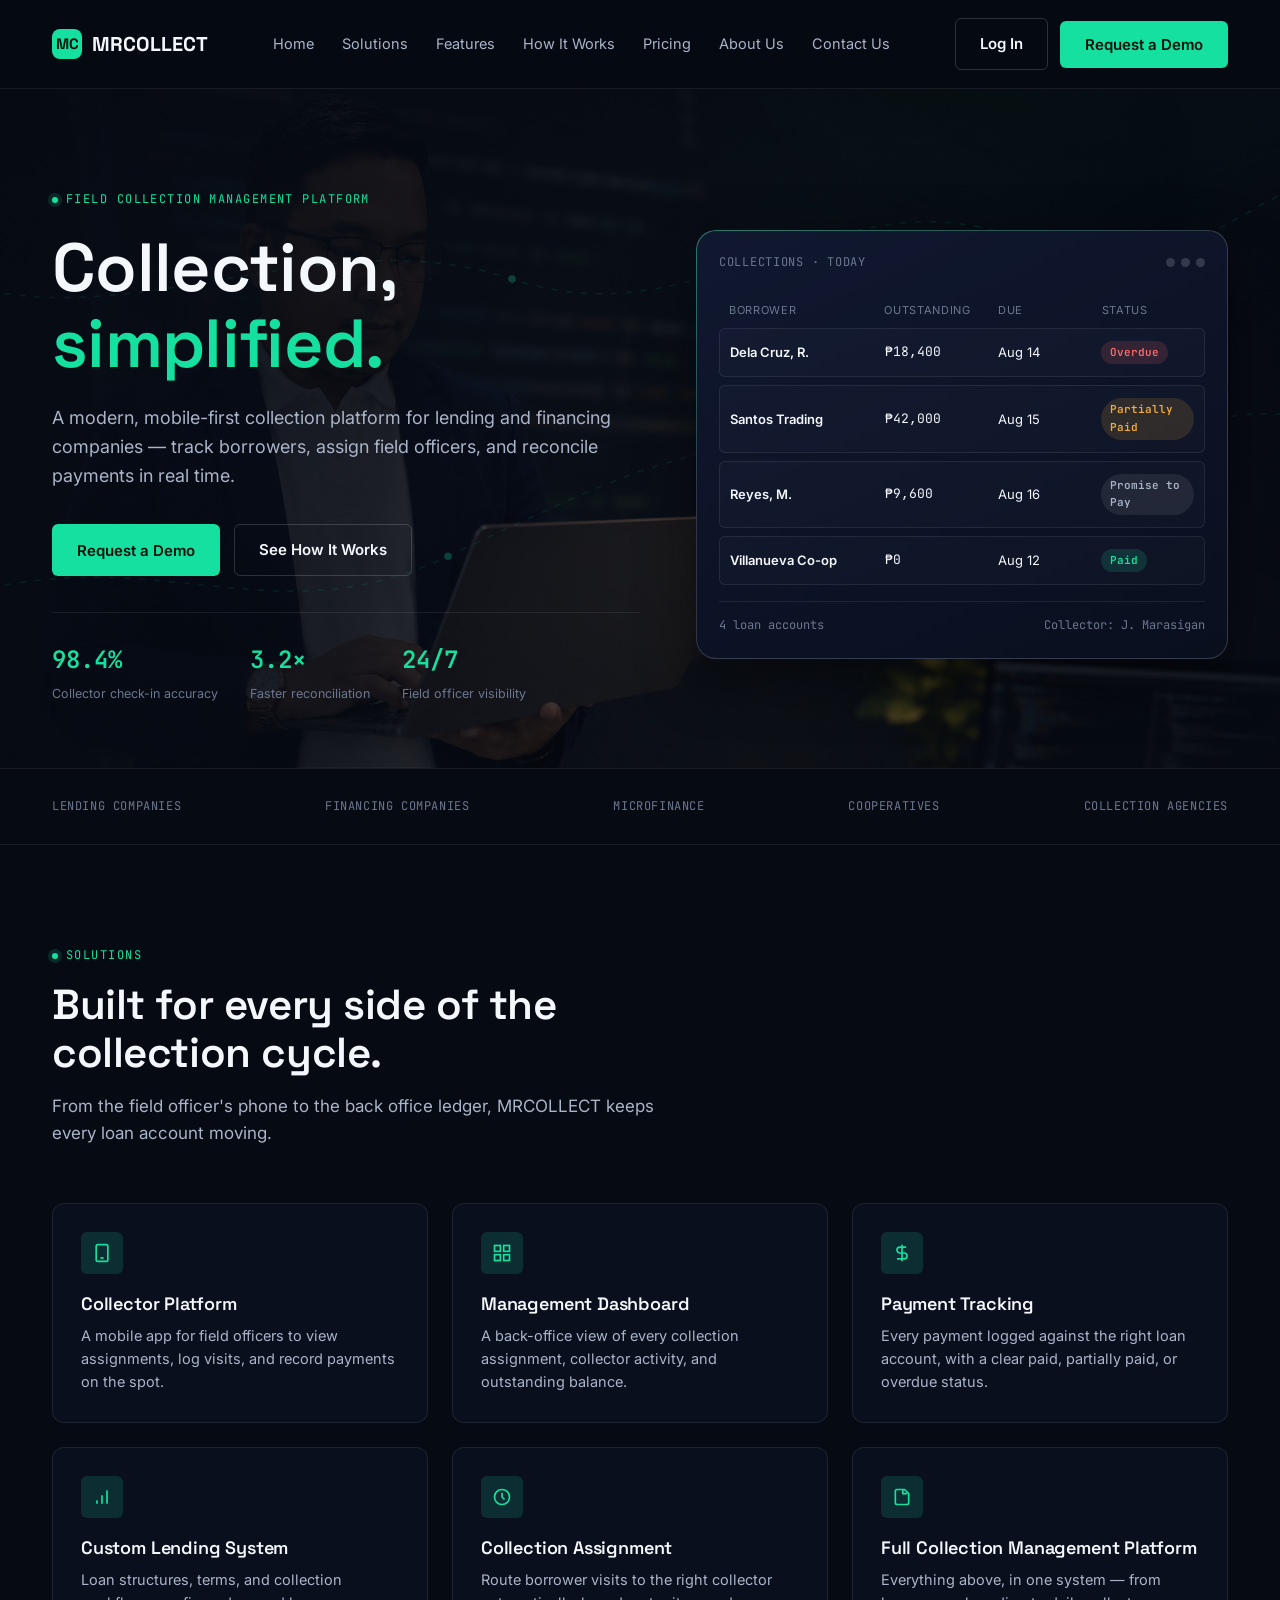
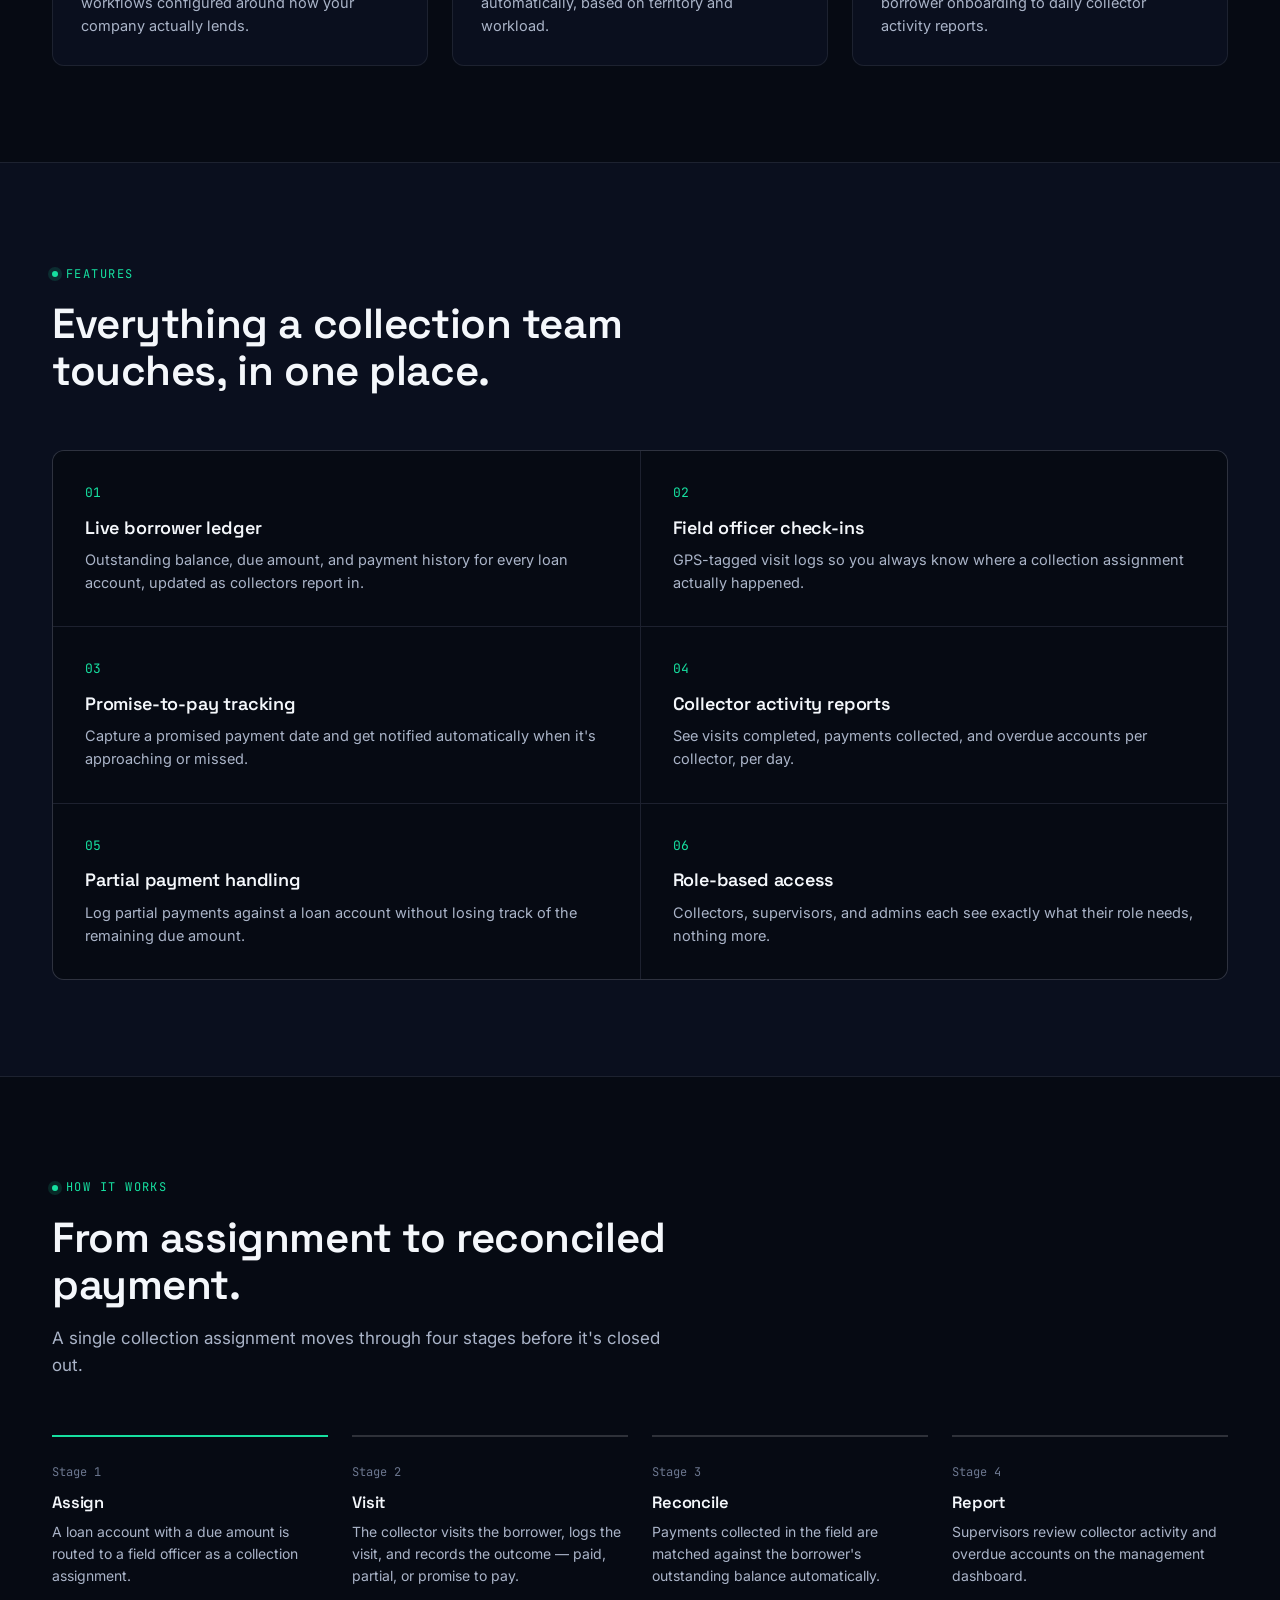
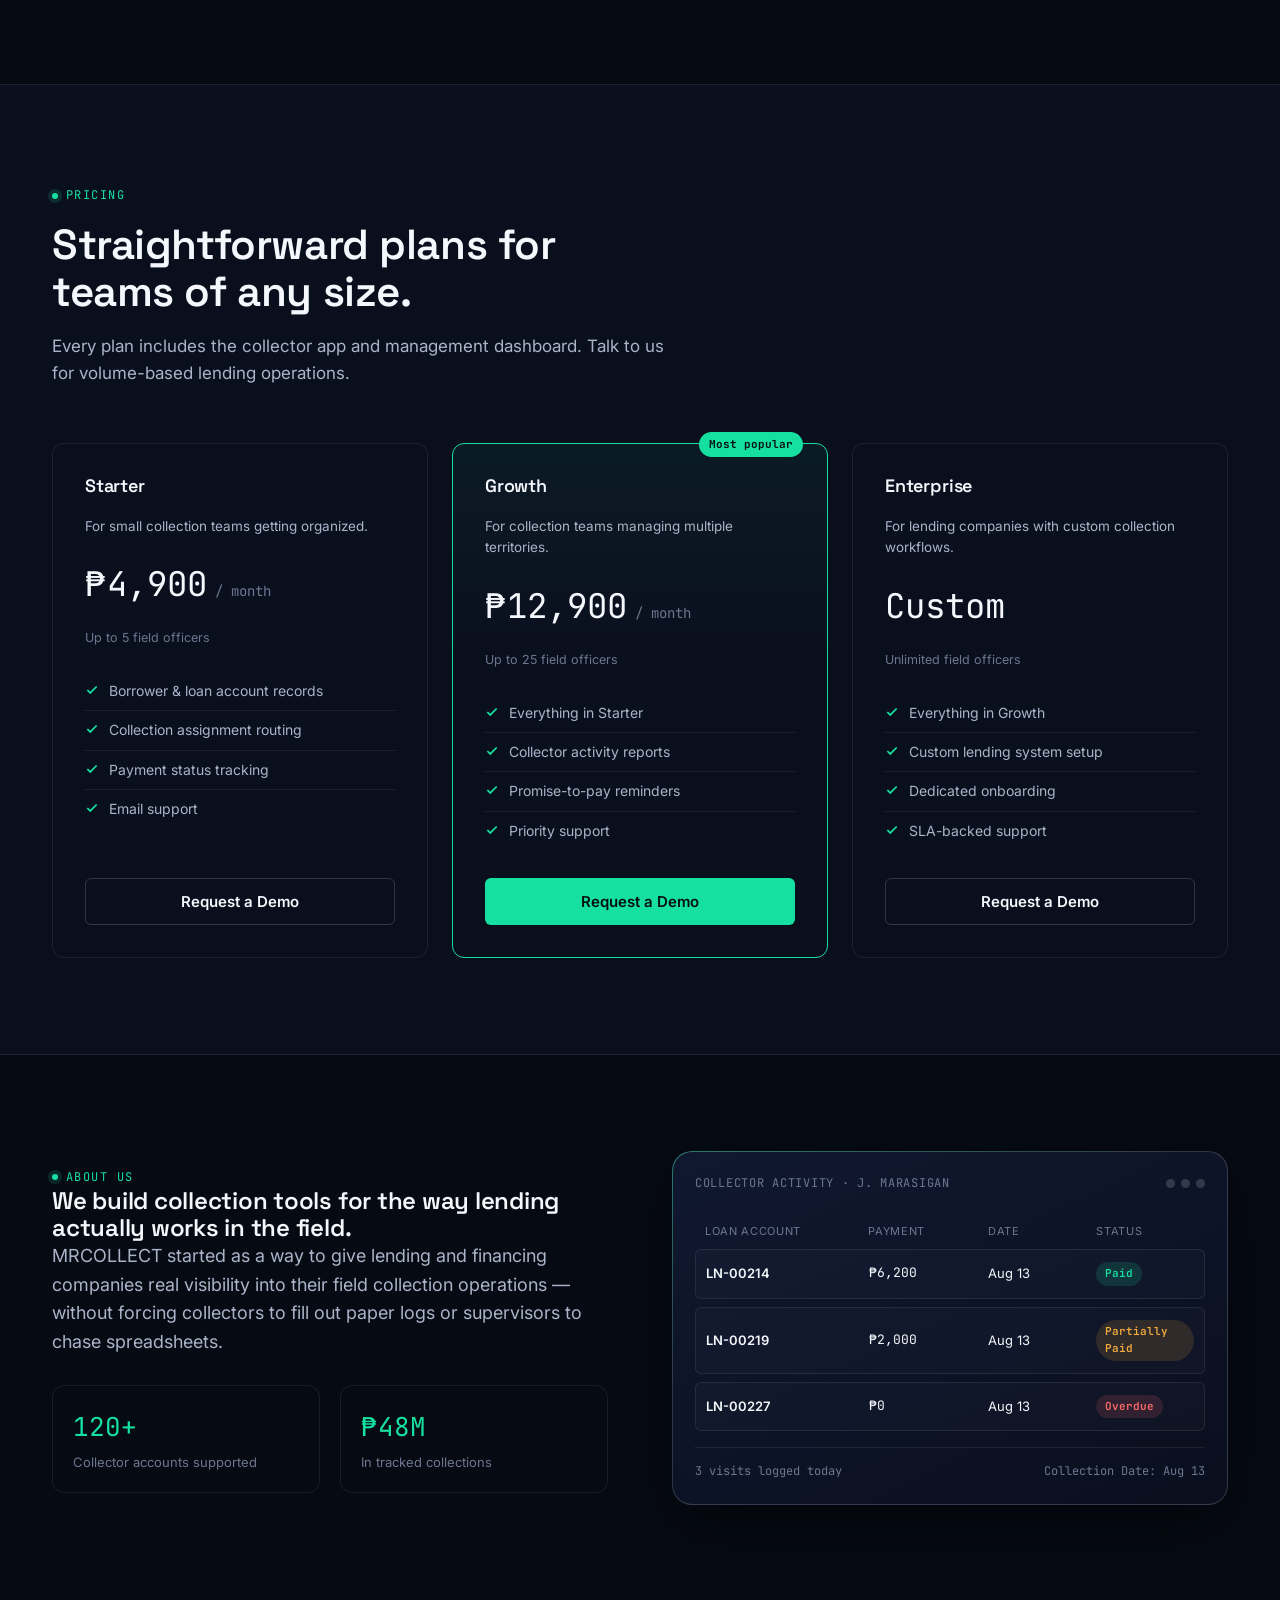
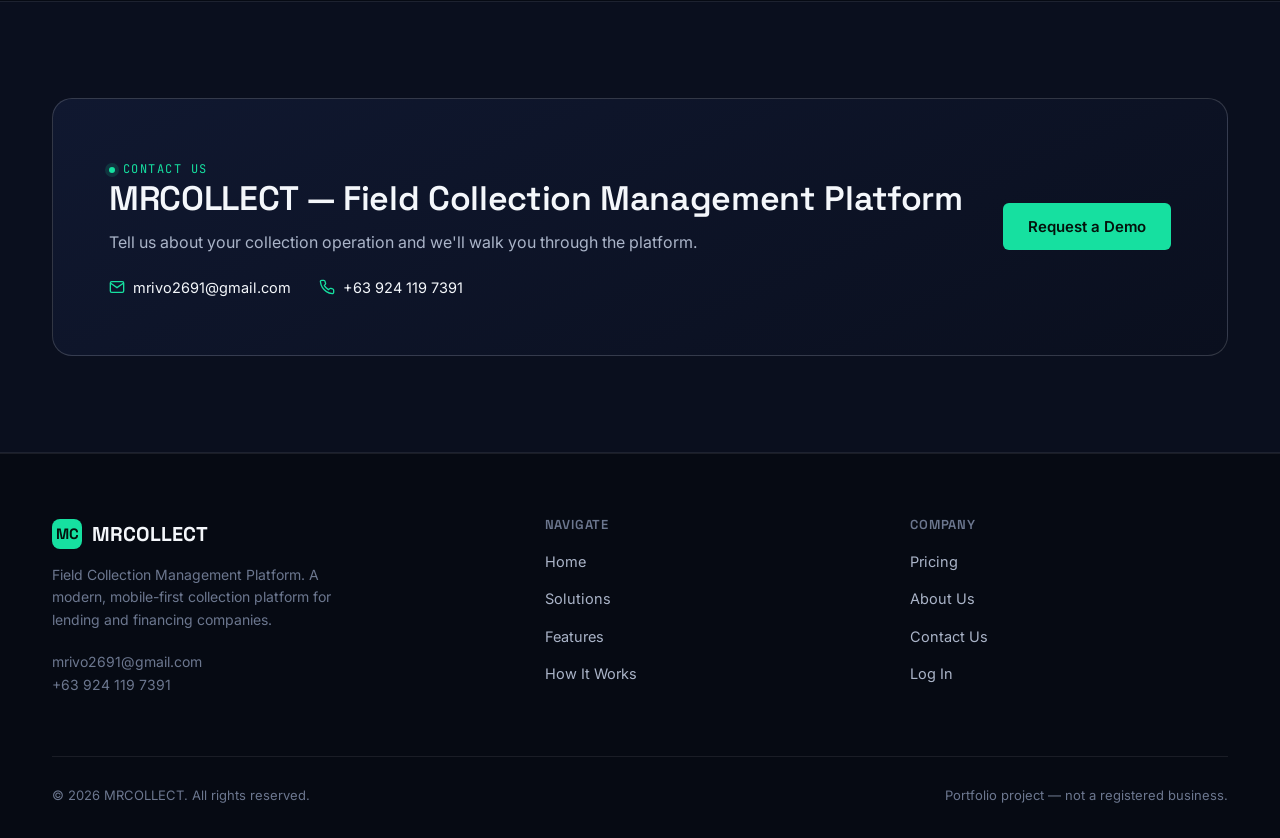
<file: index.html>
<!DOCTYPE html>
<html lang="en">
<head>
<meta charset="UTF-8" />
<meta name="viewport" content="width=device-width, initial-scale=1.0" />
<title>MRCOLLECT — Field Collection Management Platform</title>
<meta name="description" content="MRCOLLECT is a modern, mobile-first collection platform for lending and financing companies. Manage borrowers, collectors, and payments in one place." />
<link rel="preconnect" href="https://fonts.googleapis.com" />
<link rel="preconnect" href="https://fonts.gstatic.com" crossorigin />
<link href="https://fonts.googleapis.com/css2?family=Space+Grotesk:wght@500;600;700&family=Inter:wght@400;500;600;700&family=JetBrains+Mono:wght@400;500;600&display=swap" rel="stylesheet" />
<link rel="stylesheet" href="css/style.css" />
<link rel="stylesheet" href="css/responsive.css" />
</head>
<body>

<!-- =========================================================
     HEADER
     ========================================================= -->
<header class="site-header">
  <nav class="nav">
    <a href="#home" class="brand">
      <span class="brand-mark">MC</span>
      MRCOLLECT
    </a>

    <ul class="nav-links">
      <li><a href="#home">Home</a></li>
      <li><a href="#solutions">Solutions</a></li>
      <li><a href="#features">Features</a></li>
      <li><a href="#how-it-works">How It Works</a></li>
      <li><a href="#pricing">Pricing</a></li>
      <li><a href="#about">About Us</a></li>
      <li><a href="#contact">Contact Us</a></li>
    </ul>

    <div class="nav-actions">
      <a href="login.html" class="btn btn-outline">Log In</a>
      <button class="btn btn-primary" data-open-modal="request-demo-modal">Request a Demo</button>
      <button class="nav-toggle" aria-label="Toggle menu" aria-expanded="false">
        <svg width="18" height="18" viewBox="0 0 24 24" fill="none" stroke="currentColor" stroke-width="2"><line x1="3" y1="6" x2="21" y2="6"/><line x1="3" y1="12" x2="21" y2="12"/><line x1="3" y1="18" x2="21" y2="18"/></svg>
      </button>
    </div>
  </nav>

  <div class="mobile-nav">
    <a href="#home">Home</a>
    <a href="#solutions">Solutions</a>
    <a href="#features">Features</a>
    <a href="#how-it-works">How It Works</a>
    <a href="#pricing">Pricing</a>
    <a href="#about">About Us</a>
    <a href="#contact">Contact Us</a>
    <a href="login.html" class="btn btn-outline btn-block">Log In</a>
    <button class="btn btn-primary btn-block" data-open-modal="request-demo-modal">Request a Demo</button>
  </div>
</header>

<main>

<!-- =========================================================
     HERO
     ========================================================= -->
<section id="home" class="hero">
  <svg class="hero-route" viewBox="0 0 1200 640" preserveAspectRatio="xMidYMid slice" aria-hidden="true">
    <path fill="none" stroke="#16e0a0" d="M -50 480 C 150 420, 250 520, 420 440 S 700 300, 850 360 S 1100 260, 1260 320" />
    <path fill="none" stroke="#16e0a0" d="M -50 180 C 120 240, 300 120, 480 180 S 780 80, 950 140 S 1150 100, 1300 60" />
    <circle class="pin pin-1" fill="#16e0a0" cx="420" cy="440" r="3.5"/>
    <circle class="pin pin-2" fill="#16e0a0" cx="850" cy="360" r="3.5"/>
    <circle class="pin pin-3" fill="#16e0a0" cx="480" cy="180" r="3.5"/>
    <circle class="pin pin-4" fill="#16e0a0" cx="950" cy="140" r="3.5"/>
  </svg>

  <div class="container hero-grid">
    <div class="hero-copy">
      <span class="eyebrow">Field Collection Management Platform</span>
      <h1>Collection,<br><span class="accent">simplified.</span></h1>
      <p class="lede">A modern, mobile-first collection platform for lending and financing companies — track borrowers, assign field officers, and reconcile payments in real time.</p>
      <div class="hero-actions">
        <button class="btn btn-primary" data-open-modal="request-demo-modal">Request a Demo</button>
        <a href="#how-it-works" class="btn btn-outline">See How It Works</a>
      </div>
      <div class="hero-stats">
        <div class="stat">
          <div class="stat-num">98.4%</div>
          <div class="stat-label">Collector check-in accuracy</div>
        </div>
        <div class="stat">
          <div class="stat-num">3.2×</div>
          <div class="stat-label">Faster reconciliation</div>
        </div>
        <div class="stat">
          <div class="stat-num">24/7</div>
          <div class="stat-label">Field officer visibility</div>
        </div>
      </div>
    </div>

    <div class="dash-preview" role="img" aria-label="Preview of the MRCOLLECT collections dashboard showing borrower accounts and payment status">
      <div class="dash-preview-header">
        <span class="dash-preview-title">COLLECTIONS · TODAY</span>
        <div class="dots"><span></span><span></span><span></span></div>
      </div>
      <div class="dash-row head">
        <span>Borrower</span><span>Outstanding</span><span>Due</span><span>Status</span>
      </div>
      <div class="dash-row">
        <span class="borrower">Dela Cruz, R.</span>
        <span class="amount">₱18,400</span>
        <span class="due">Aug 14</span>
        <span class="badge badge-overdue">Overdue</span>
      </div>
      <div class="dash-row">
        <span class="borrower">Santos Trading</span>
        <span class="amount">₱42,000</span>
        <span class="due">Aug 15</span>
        <span class="badge badge-partial">Partially Paid</span>
      </div>
      <div class="dash-row">
        <span class="borrower">Reyes, M.</span>
        <span class="amount">₱9,600</span>
        <span class="due">Aug 16</span>
        <span class="badge badge-ptp">Promise to Pay</span>
      </div>
      <div class="dash-row">
        <span class="borrower">Villanueva Co-op</span>
        <span class="amount">₱0</span>
        <span class="due">Aug 12</span>
        <span class="badge badge-paid">Paid</span>
      </div>
      <div class="dash-preview-footer">
        <span>4 loan accounts</span>
        <span>Collector: J. Marasigan</span>
      </div>
    </div>
  </div>
</section>

<div class="trust-strip">
  <div class="container">
    <span>LENDING COMPANIES</span>
    <span>FINANCING COMPANIES</span>
    <span>MICROFINANCE</span>
    <span>COOPERATIVES</span>
    <span>COLLECTION AGENCIES</span>
  </div>
</div>

<!-- =========================================================
     SOLUTIONS
     ========================================================= -->
<section id="solutions">
  <div class="container">
    <div class="section-head">
      <span class="eyebrow">Solutions</span>
      <h2>Built for every side of the collection cycle.</h2>
      <p>From the field officer's phone to the back office ledger, MRCOLLECT keeps every loan account moving.</p>
    </div>

    <div class="solutions-grid">
      <div class="solution-card">
        <div class="icon"><svg width="20" height="20" viewBox="0 0 24 24" fill="none" stroke="currentColor" stroke-width="2"><rect x="5" y="2" width="14" height="20" rx="2"/><line x1="10" y1="18" x2="14" y2="18"/></svg></div>
        <h3>Collector Platform</h3>
        <p>A mobile app for field officers to view assignments, log visits, and record payments on the spot.</p>
      </div>
      <div class="solution-card">
        <div class="icon"><svg width="20" height="20" viewBox="0 0 24 24" fill="none" stroke="currentColor" stroke-width="2"><rect x="3" y="3" width="7" height="7"/><rect x="14" y="3" width="7" height="7"/><rect x="3" y="14" width="7" height="7"/><rect x="14" y="14" width="7" height="7"/></svg></div>
        <h3>Management Dashboard</h3>
        <p>A back-office view of every collection assignment, collector activity, and outstanding balance.</p>
      </div>
      <div class="solution-card">
        <div class="icon"><svg width="20" height="20" viewBox="0 0 24 24" fill="none" stroke="currentColor" stroke-width="2"><path d="M12 2v20M17 5H9.5a3.5 3.5 0 0 0 0 7h5a3.5 3.5 0 0 1 0 7H6"/></svg></div>
        <h3>Payment Tracking</h3>
        <p>Every payment logged against the right loan account, with a clear paid, partially paid, or overdue status.</p>
      </div>
      <div class="solution-card">
        <div class="icon"><svg width="20" height="20" viewBox="0 0 24 24" fill="none" stroke="currentColor" stroke-width="2"><path d="M12 20V10M18 20V4M6 20v-4"/></svg></div>
        <h3>Custom Lending System</h3>
        <p>Loan structures, terms, and collection workflows configured around how your company actually lends.</p>
      </div>
      <div class="solution-card">
        <div class="icon"><svg width="20" height="20" viewBox="0 0 24 24" fill="none" stroke="currentColor" stroke-width="2"><circle cx="12" cy="12" r="9"/><path d="M12 7v5l3 3"/></svg></div>
        <h3>Collection Assignment</h3>
        <p>Route borrower visits to the right collector automatically, based on territory and workload.</p>
      </div>
      <div class="solution-card">
        <div class="icon"><svg width="20" height="20" viewBox="0 0 24 24" fill="none" stroke="currentColor" stroke-width="2"><path d="M4 19V5a2 2 0 0 1 2-2h9l5 5v11a2 2 0 0 1-2 2H6a2 2 0 0 1-2-2Z"/><path d="M13 3v5h5"/></svg></div>
        <h3>Full Collection Management Platform</h3>
        <p>Everything above, in one system — from borrower onboarding to daily collector activity reports.</p>
      </div>
    </div>
  </div>
</section>

<!-- =========================================================
     FEATURES
     ========================================================= -->
<section id="features" class="section-alt">
  <div class="container">
    <div class="section-head">
      <span class="eyebrow">Features</span>
      <h2>Everything a collection team touches, in one place.</h2>
    </div>

    <div class="features-grid">
      <div class="feature-item">
        <span class="num">01</span>
        <h3>Live borrower ledger</h3>
        <p>Outstanding balance, due amount, and payment history for every loan account, updated as collectors report in.</p>
      </div>
      <div class="feature-item">
        <span class="num">02</span>
        <h3>Field officer check-ins</h3>
        <p>GPS-tagged visit logs so you always know where a collection assignment actually happened.</p>
      </div>
      <div class="feature-item">
        <span class="num">03</span>
        <h3>Promise-to-pay tracking</h3>
        <p>Capture a promised payment date and get notified automatically when it's approaching or missed.</p>
      </div>
      <div class="feature-item">
        <span class="num">04</span>
        <h3>Collector activity reports</h3>
        <p>See visits completed, payments collected, and overdue accounts per collector, per day.</p>
      </div>
      <div class="feature-item">
        <span class="num">05</span>
        <h3>Partial payment handling</h3>
        <p>Log partial payments against a loan account without losing track of the remaining due amount.</p>
      </div>
      <div class="feature-item">
        <span class="num">06</span>
        <h3>Role-based access</h3>
        <p>Collectors, supervisors, and admins each see exactly what their role needs, nothing more.</p>
      </div>
    </div>
  </div>
</section>

<!-- =========================================================
     HOW IT WORKS
     ========================================================= -->
<section id="how-it-works">
  <div class="container">
    <div class="section-head">
      <span class="eyebrow">How It Works</span>
      <h2>From assignment to reconciled payment.</h2>
      <p>A single collection assignment moves through four stages before it's closed out.</p>
    </div>

    <div class="steps">
      <div class="step is-active">
        <div class="step-index">Stage 1</div>
        <h3>Assign</h3>
        <p>A loan account with a due amount is routed to a field officer as a collection assignment.</p>
      </div>
      <div class="step">
        <div class="step-index">Stage 2</div>
        <h3>Visit</h3>
        <p>The collector visits the borrower, logs the visit, and records the outcome — paid, partial, or promise to pay.</p>
      </div>
      <div class="step">
        <div class="step-index">Stage 3</div>
        <h3>Reconcile</h3>
        <p>Payments collected in the field are matched against the borrower's outstanding balance automatically.</p>
      </div>
      <div class="step">
        <div class="step-index">Stage 4</div>
        <h3>Report</h3>
        <p>Supervisors review collector activity and overdue accounts on the management dashboard.</p>
      </div>
    </div>
  </div>
</section>

<!-- =========================================================
     PRICING
     ========================================================= -->
<section id="pricing" class="section-alt">
  <div class="container">
    <div class="section-head">
      <span class="eyebrow">Pricing</span>
      <h2>Straightforward plans for teams of any size.</h2>
      <p>Every plan includes the collector app and management dashboard. Talk to us for volume-based lending operations.</p>
    </div>

    <div class="pricing-grid">
      <div class="price-card">
        <h3>Starter</h3>
        <p class="price-desc">For small collection teams getting organized.</p>
        <div class="price-value">₱4,900<span> / month</span></div>
        <p class="price-note">Up to 5 field officers</p>
        <ul class="price-list">
          <li><svg width="14" height="14" viewBox="0 0 24 24" fill="none" stroke="currentColor" stroke-width="3"><polyline points="20 6 9 17 4 12"/></svg>Borrower &amp; loan account records</li>
          <li><svg width="14" height="14" viewBox="0 0 24 24" fill="none" stroke="currentColor" stroke-width="3"><polyline points="20 6 9 17 4 12"/></svg>Collection assignment routing</li>
          <li><svg width="14" height="14" viewBox="0 0 24 24" fill="none" stroke="currentColor" stroke-width="3"><polyline points="20 6 9 17 4 12"/></svg>Payment status tracking</li>
          <li><svg width="14" height="14" viewBox="0 0 24 24" fill="none" stroke="currentColor" stroke-width="3"><polyline points="20 6 9 17 4 12"/></svg>Email support</li>
        </ul>
        <button class="btn btn-outline btn-block" data-open-modal="request-demo-modal">Request a Demo</button>
      </div>

      <div class="price-card is-featured">
        <span class="price-tag">Most popular</span>
        <h3>Growth</h3>
        <p class="price-desc">For collection teams managing multiple territories.</p>
        <div class="price-value">₱12,900<span> / month</span></div>
        <p class="price-note">Up to 25 field officers</p>
        <ul class="price-list">
          <li><svg width="14" height="14" viewBox="0 0 24 24" fill="none" stroke="currentColor" stroke-width="3"><polyline points="20 6 9 17 4 12"/></svg>Everything in Starter</li>
          <li><svg width="14" height="14" viewBox="0 0 24 24" fill="none" stroke="currentColor" stroke-width="3"><polyline points="20 6 9 17 4 12"/></svg>Collector activity reports</li>
          <li><svg width="14" height="14" viewBox="0 0 24 24" fill="none" stroke="currentColor" stroke-width="3"><polyline points="20 6 9 17 4 12"/></svg>Promise-to-pay reminders</li>
          <li><svg width="14" height="14" viewBox="0 0 24 24" fill="none" stroke="currentColor" stroke-width="3"><polyline points="20 6 9 17 4 12"/></svg>Priority support</li>
        </ul>
        <button class="btn btn-primary btn-block" data-open-modal="request-demo-modal">Request a Demo</button>
      </div>

      <div class="price-card">
        <h3>Enterprise</h3>
        <p class="price-desc">For lending companies with custom collection workflows.</p>
        <div class="price-value">Custom</div>
        <p class="price-note">Unlimited field officers</p>
        <ul class="price-list">
          <li><svg width="14" height="14" viewBox="0 0 24 24" fill="none" stroke="currentColor" stroke-width="3"><polyline points="20 6 9 17 4 12"/></svg>Everything in Growth</li>
          <li><svg width="14" height="14" viewBox="0 0 24 24" fill="none" stroke="currentColor" stroke-width="3"><polyline points="20 6 9 17 4 12"/></svg>Custom lending system setup</li>
          <li><svg width="14" height="14" viewBox="0 0 24 24" fill="none" stroke="currentColor" stroke-width="3"><polyline points="20 6 9 17 4 12"/></svg>Dedicated onboarding</li>
          <li><svg width="14" height="14" viewBox="0 0 24 24" fill="none" stroke="currentColor" stroke-width="3"><polyline points="20 6 9 17 4 12"/></svg>SLA-backed support</li>
        </ul>
        <button class="btn btn-outline btn-block" data-open-modal="request-demo-modal">Request a Demo</button>
      </div>
    </div>
  </div>
</section>

<!-- =========================================================
     ABOUT
     ========================================================= -->
<section id="about">
  <div class="container about-grid">
    <div>
      <span class="eyebrow">About Us</span>
      <h2>We build collection tools for the way lending actually works in the field.</h2>
      <p class="lede mt-0">MRCOLLECT started as a way to give lending and financing companies real visibility into their field collection operations — without forcing collectors to fill out paper logs or supervisors to chase spreadsheets.</p>
      <div class="about-stats">
        <div class="stat-block">
          <div class="stat-num">120+</div>
          <div class="stat-label">Collector accounts supported</div>
        </div>
        <div class="stat-block">
          <div class="stat-num">₱48M</div>
          <div class="stat-label">In tracked collections</div>
        </div>
      </div>
    </div>
    <div class="dash-preview">
      <div class="dash-preview-header">
        <span class="dash-preview-title">COLLECTOR ACTIVITY · J. MARASIGAN</span>
        <div class="dots"><span></span><span></span><span></span></div>
      </div>
      <div class="dash-row head">
        <span>Loan Account</span><span>Payment</span><span>Date</span><span>Status</span>
      </div>
      <div class="dash-row">
        <span class="borrower">LN-00214</span>
        <span class="amount">₱6,200</span>
        <span class="due">Aug 13</span>
        <span class="badge badge-paid">Paid</span>
      </div>
      <div class="dash-row">
        <span class="borrower">LN-00219</span>
        <span class="amount">₱2,000</span>
        <span class="due">Aug 13</span>
        <span class="badge badge-partial">Partially Paid</span>
      </div>
      <div class="dash-row">
        <span class="borrower">LN-00227</span>
        <span class="amount">₱0</span>
        <span class="due">Aug 13</span>
        <span class="badge badge-overdue">Overdue</span>
      </div>
      <div class="dash-preview-footer">
        <span>3 visits logged today</span>
        <span>Collection Date: Aug 13</span>
      </div>
    </div>
  </div>
</section>

<!-- =========================================================
     CONTACT
     ========================================================= -->
<section id="contact" class="section-alt">
  <div class="container">
    <div class="contact-panel">
      <div>
        <span class="eyebrow">Contact Us</span>
        <h2>MRCOLLECT — Field Collection Management Platform</h2>
        <p>Tell us about your collection operation and we'll walk you through the platform.</p>
        <div class="contact-details">
          <a href="mailto:mrivo2691@gmail.com">
            <svg width="16" height="16" viewBox="0 0 24 24" fill="none" stroke="currentColor" stroke-width="2"><rect x="2" y="4" width="20" height="16" rx="2"/><path d="m22 6-10 7L2 6"/></svg>
            mrivo2691@gmail.com
          </a>
          <a href="tel:+639241197391">
            <svg width="16" height="16" viewBox="0 0 24 24" fill="none" stroke="currentColor" stroke-width="2"><path d="M22 16.92v3a2 2 0 0 1-2.18 2 19.79 19.79 0 0 1-8.63-3.07 19.5 19.5 0 0 1-6-6 19.79 19.79 0 0 1-3.07-8.67A2 2 0 0 1 4.11 2h3a2 2 0 0 1 2 1.72c.12.81.35 1.65.68 2.34a2 2 0 0 1-.45 2.11L8.09 9.91a16 16 0 0 0 6 6l1.74-1.25a2 2 0 0 1 2.11-.45c.79.33 1.63.56 2.44.68A2 2 0 0 1 22 16.92z"/></svg>
            +63 924 119 7391
          </a>
        </div>
      </div>
      <button class="btn btn-primary" data-open-modal="request-demo-modal">Request a Demo</button>
    </div>
  </div>
</section>

</main>

<!-- =========================================================
     FOOTER
     ========================================================= -->
<footer class="site-footer">
  <div class="container">
    <div class="footer-grid">
      <div class="footer-brand">
        <div class="brand"><span class="brand-mark">MC</span>MRCOLLECT</div>
        <p>Field Collection Management Platform. A modern, mobile-first collection platform for lending and financing companies.</p>
        <p>mrivo2691@gmail.com<br>+63 924 119 7391</p>
      </div>
      <div class="footer-col">
        <h4>Navigate</h4>
        <ul>
          <li><a href="#home">Home</a></li>
          <li><a href="#solutions">Solutions</a></li>
          <li><a href="#features">Features</a></li>
          <li><a href="#how-it-works">How It Works</a></li>
        </ul>
      </div>
      <div class="footer-col">
        <h4>Company</h4>
        <ul>
          <li><a href="#pricing">Pricing</a></li>
          <li><a href="#about">About Us</a></li>
          <li><a href="#contact">Contact Us</a></li>
          <li><a href="login.html">Log In</a></li>
        </ul>
      </div>
    </div>
    <div class="footer-bottom">
      <span>© <span data-year>2026</span> MRCOLLECT. All rights reserved.</span>
      <span>Portfolio project — not a registered business.</span>
    </div>
  </div>
</footer>

<!-- =========================================================
     REQUEST A DEMO MODAL — real Formspree form
     ========================================================= -->
<div class="modal-overlay" id="request-demo-modal">
  <div class="modal" role="dialog" aria-modal="true" aria-labelledby="request-demo-title">
    <div class="modal-header">
      <div>
        <h3 id="request-demo-title">Request a Demo</h3>
        <p>Tell us about your company and we'll reach out to schedule a walkthrough.</p>
      </div>
      <button class="modal-close" data-close-modal aria-label="Close">
        <svg width="16" height="16" viewBox="0 0 24 24" fill="none" stroke="currentColor" stroke-width="2"><line x1="18" y1="6" x2="6" y2="18"/><line x1="6" y1="6" x2="18" y2="18"/></svg>
      </button>
    </div>

    <div class="modal-body">
      <!--
        Real Formspree form. Replace YOUR_FORM_ID below with your actual
        Formspree Form ID (from your Formspree dashboard, the part after
        /f/ in your endpoint URL, e.g. https://formspree.io/f/xkgojqzp).
        Formspree is the source of truth for real demo requests — set the
        recipient email to mrivo2691@gmail.com when you create the form
        on formspree.io.
      -->
      <form
        id="request-demo-form"
        method="POST"
        action="https://formspree.io/f/YOUR_FORM_ID"
        novalidate
      >
        <input type="hidden" name="_subject" value="New MRCOLLECT Demo Request" />
        <!-- Redirect target if JavaScript is disabled (progressive enhancement) -->
        <input type="hidden" name="_next" value="/success.html" />

        <!-- Honeypot: visually hidden via CSS clipping, not display:none.
             Formspree recognizes the field name "_gotcha" and silently
             ignores any submission where it's filled in. -->
        <p class="hp-field">
          <label>Leave this field blank
            <input class="hp-input" name="_gotcha" tabindex="-1" autocomplete="off" />
          </label>
        </p>

        <div class="form-grid">
          <div class="form-field">
            <label for="company_name">Company Name<span class="req">*</span></label>
            <input type="text" id="company_name" name="company_name" required minlength="2" autocomplete="organization" />
            <span class="field-error"></span>
          </div>

          <div class="form-field">
            <label for="contact_person">Contact Person<span class="req">*</span></label>
            <input type="text" id="contact_person" name="contact_person" required minlength="2" autocomplete="name" />
            <span class="field-error"></span>
          </div>

          <div class="form-field">
            <label for="demo_email">Email Address<span class="req">*</span></label>
            <input type="email" id="demo_email" name="email" required autocomplete="email" />
            <span class="field-error"></span>
          </div>

          <div class="form-field">
            <label for="demo_phone">Phone Number<span class="req">*</span></label>
            <input type="tel" id="demo_phone" name="phone" required placeholder="+63 924 119 7391" autocomplete="tel" />
            <span class="field-error"></span>
          </div>

          <div class="form-field">
            <label for="company_type">Company Type<span class="req">*</span></label>
            <select id="company_type" name="company_type" required>
              <option value="" disabled selected>Select company type</option>
              <option value="Lending Company">Lending Company</option>
              <option value="Financing Company">Financing Company</option>
              <option value="Microfinance">Microfinance</option>
              <option value="Cooperative">Cooperative</option>
              <option value="Collection Agency">Collection Agency</option>
              <option value="Other">Other</option>
            </select>
            <span class="field-error"></span>
          </div>

          <div class="form-field">
            <label for="interest">Interested In<span class="req">*</span></label>
            <select id="interest" name="interest" required>
              <option value="" disabled selected>Select an option</option>
              <option value="Collector Platform">Collector Platform</option>
              <option value="Management Dashboard">Management Dashboard</option>
              <option value="Payment Tracking">Payment Tracking</option>
              <option value="Custom Lending System">Custom Lending System</option>
              <option value="Full Collection Management Platform">Full Collection Management Platform</option>
            </select>
            <span class="field-error"></span>
          </div>

          <div class="form-field full">
            <label for="message">Message</label>
            <textarea id="message" name="message" placeholder="Tell us a bit about your collection operation…"></textarea>
            <span class="field-error"></span>
          </div>
        </div>

        <div class="form-footer">
          <p class="form-note">We'll only use these details to reply about your demo request. No spam.</p>
          <button type="submit" class="btn btn-primary">Request a Demo</button>
        </div>

        <div class="form-status" role="status" aria-live="polite"></div>
      </form>
    </div>
  </div>
</div>

<!-- Success state markup, cloned into the modal by js/form.js on success -->
<template id="demo-success-template">
  <div class="success-state">
    <div class="success-icon">
      <svg width="26" height="26" viewBox="0 0 24 24" fill="none" stroke="currentColor" stroke-width="2"><polyline points="20 6 9 17 4 12"/></svg>
    </div>
    <h3>Thank you for your interest in MRCOLLECT.</h3>
    <p>Your demo request has been received.<br>Our team will contact you shortly.</p>
    <button class="btn btn-outline" data-close-modal>Close</button>
  </div>
</template>

<script src="js/ui.js"></script>
<script src="js/leads.js"></script>
<script src="js/form.js"></script>
<script src="js/app.js"></script>
</body>
</html>
</file>
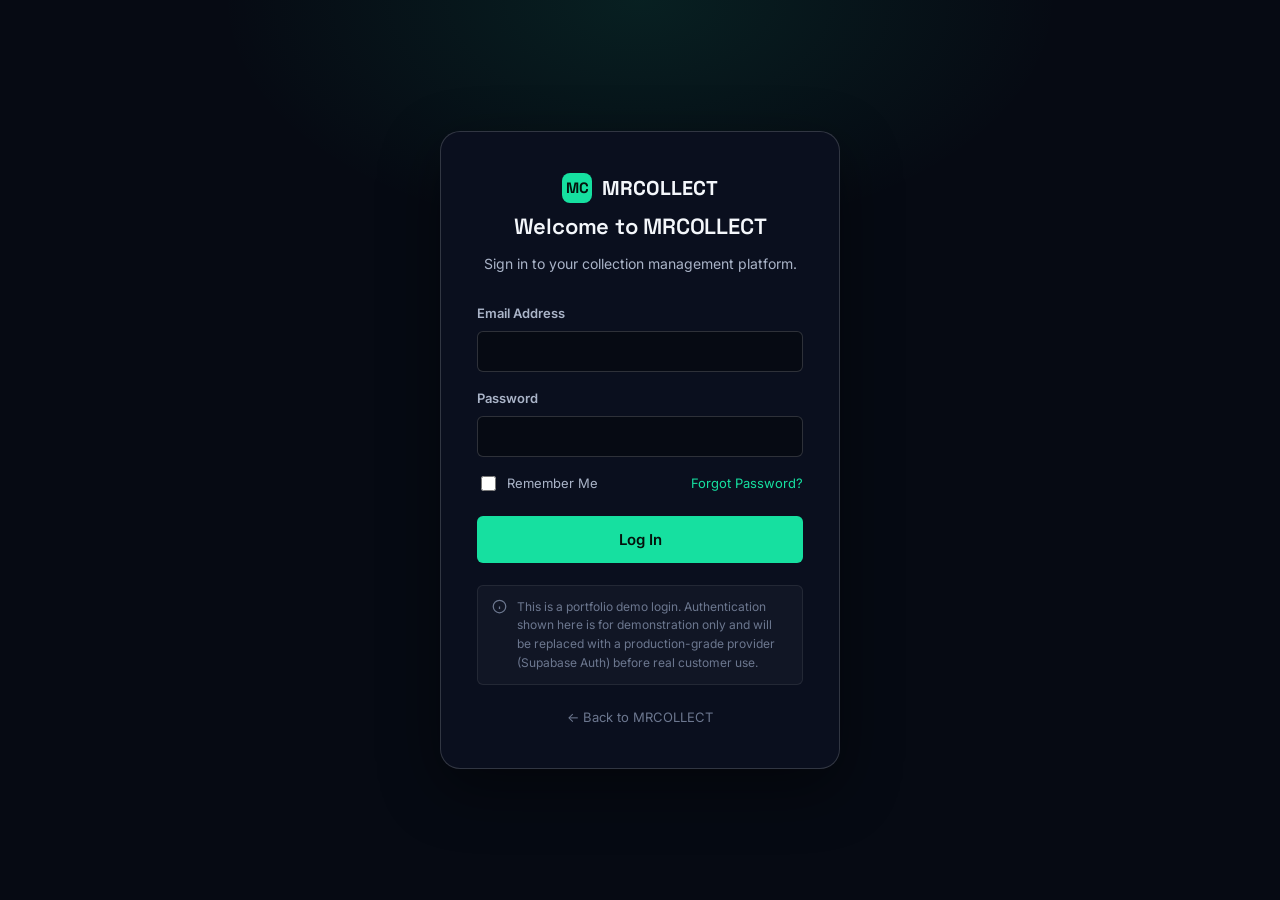
<file: dashboard.html>
<!DOCTYPE html>
<html lang="en">
<head>
<meta charset="UTF-8" />
<meta name="viewport" content="width=device-width, initial-scale=1.0" />
<title>Dashboard — MRCOLLECT</title>
<meta name="robots" content="noindex, nofollow" />
<link rel="preconnect" href="https://fonts.googleapis.com" />
<link rel="preconnect" href="https://fonts.gstatic.com" crossorigin />
<link href="https://fonts.googleapis.com/css2?family=Space+Grotesk:wght@500;600;700&family=Inter:wght@400;500;600;700&family=JetBrains+Mono:wght@400;500;600&display=swap" rel="stylesheet" />
<link rel="stylesheet" href="css/style.css" />
<link rel="stylesheet" href="css/responsive.css" />
<link rel="stylesheet" href="css/dashboard.css" />
</head>
<body class="dash-body">

<div class="dash-shell" data-requires-auth>

  <aside class="dash-sidebar">
    <div class="brand"><span class="brand-mark">MC</span>MRCOLLECT</div>
    <ul class="dash-nav">
      <li><a href="dashboard.html" class="is-active"><svg width="16" height="16" viewBox="0 0 24 24" fill="none" stroke="currentColor" stroke-width="1.8"><circle cx="12" cy="12" r="1"/><rect x="3" y="3" width="7" height="7" rx="1"/><rect x="14" y="3" width="7" height="7" rx="1"/><rect x="3" y="14" width="7" height="7" rx="1"/><rect x="14" y="14" width="7" height="7" rx="1"/></svg><span>Dashboard</span></a></li>
      <li><a href="dashboard.html#accounts" class=""><svg width="16" height="16" viewBox="0 0 24 24" fill="none" stroke="currentColor" stroke-width="1.8"><rect x="3" y="7" width="18" height="13" rx="2"/><path d="M8 7V5a2 2 0 0 1 2-2h4a2 2 0 0 1 2 2v2"/></svg><span>Accounts</span></a></li>
      <li><a href="dashboard.html#borrowers" class=""><svg width="16" height="16" viewBox="0 0 24 24" fill="none" stroke="currentColor" stroke-width="1.8"><circle cx="12" cy="8" r="4"/><path d="M4 21v-1a8 8 0 0 1 16 0v1"/></svg><span>Borrowers</span></a></li>
      <li><a href="dashboard.html#collections" class=""><svg width="16" height="16" viewBox="0 0 24 24" fill="none" stroke="currentColor" stroke-width="1.8"><path d="M12 2v20M17 5H9.5a3.5 3.5 0 0 0 0 7h5a3.5 3.5 0 0 1 0 7H6"/></svg><span>Collections</span></a></li>
      <li><a href="dashboard.html#payments" class=""><svg width="16" height="16" viewBox="0 0 24 24" fill="none" stroke="currentColor" stroke-width="1.8"><rect x="2" y="5" width="20" height="14" rx="2"/><line x1="2" y1="10" x2="22" y2="10"/></svg><span>Payments</span></a></li>
      <li><a href="dashboard.html#collectors" class=""><svg width="16" height="16" viewBox="0 0 24 24" fill="none" stroke="currentColor" stroke-width="1.8"><circle cx="9" cy="7" r="3"/><path d="M2 20v-1a6 6 0 0 1 12 0v1"/><circle cx="18" cy="8" r="2.4"/><path d="M15.5 20v-.8a4 4 0 0 1 6.5-3.1"/></svg><span>Collectors</span></a></li>
      <li><a href="dashboard.html#assignments" class=""><svg width="16" height="16" viewBox="0 0 24 24" fill="none" stroke="currentColor" stroke-width="1.8"><path d="M9 11l3 3L22 4"/><path d="M21 12v7a2 2 0 0 1-2 2H5a2 2 0 0 1-2-2V5a2 2 0 0 1 2-2h11"/></svg><span>Assignments</span></a></li>
    </ul>
    <div class="dash-nav-label">Field Operations</div>
    <ul class="dash-nav">
      <li><a href="fieldman-location.html" class=""><svg width="16" height="16" viewBox="0 0 24 24" fill="none" stroke="currentColor" stroke-width="1.8"><path d="M20 10c0 6-8 12-8 12s-8-6-8-12a8 8 0 0 1 16 0Z"/><circle cx="12" cy="10" r="3"/></svg><span>Fieldman Location</span></a></li>
      <li><a href="field-activity.html" class=""><svg width="16" height="16" viewBox="0 0 24 24" fill="none" stroke="currentColor" stroke-width="1.8"><path d="M4 19V5a2 2 0 0 1 2-2h9l5 5v11a2 2 0 0 1-2 2H6a2 2 0 0 1-2-2Z"/><path d="M13 3v5h5"/><line x1="8" y1="13" x2="16" y2="13"/><line x1="8" y1="17" x2="13" y2="17"/></svg><span>Field Activity</span></a></li>
    </ul>
    <ul class="dash-nav" style="margin-top:14px;">
      <li><a href="dashboard.html#reports" class=""><svg width="16" height="16" viewBox="0 0 24 24" fill="none" stroke="currentColor" stroke-width="1.8"><path d="M3 3v18h18"/><rect x="7" y="11" width="3" height="7"/><rect x="12" y="7" width="3" height="11"/><rect x="17" y="13" width="3" height="5"/></svg><span>Reports</span></a></li>
      <li><a href="dashboard.html#analytics" class=""><svg width="16" height="16" viewBox="0 0 24 24" fill="none" stroke="currentColor" stroke-width="1.8"><path d="M3 12l4-4 4 4 6-6 4 4"/><path d="M3 20h18"/></svg><span>Analytics</span></a></li>
      <li><a href="dashboard.html#notifications" class=""><svg width="16" height="16" viewBox="0 0 24 24" fill="none" stroke="currentColor" stroke-width="1.8"><path d="M18 8a6 6 0 0 0-12 0c0 7-3 9-3 9h18s-3-2-3-9"/><path d="M13.7 21a2 2 0 0 1-3.4 0"/></svg><span>Notifications</span></a></li>
      <li><a href="dashboard.html#settings" class=""><svg width="16" height="16" viewBox="0 0 24 24" fill="none" stroke="currentColor" stroke-width="1.8"><circle cx="12" cy="12" r="3"/><path d="M19.4 15a1.7 1.7 0 0 0 .3 1.9l.1.1a2 2 0 1 1-2.8 2.8l-.1-.1a1.7 1.7 0 0 0-1.9-.3 1.7 1.7 0 0 0-1 1.5V21a2 2 0 1 1-4 0v-.1a1.7 1.7 0 0 0-1-1.6 1.7 1.7 0 0 0-1.9.3l-.1.1a2 2 0 1 1-2.8-2.8l.1-.1a1.7 1.7 0 0 0 .3-1.9 1.7 1.7 0 0 0-1.5-1H3a2 2 0 1 1 0-4h.1a1.7 1.7 0 0 0 1.6-1 1.7 1.7 0 0 0-.3-1.9l-.1-.1a2 2 0 1 1 2.8-2.8l.1.1a1.7 1.7 0 0 0 1.9.3H9a1.7 1.7 0 0 0 1-1.5V3a2 2 0 1 1 4 0v.1a1.7 1.7 0 0 0 1 1.5 1.7 1.7 0 0 0 1.9-.3l.1-.1a2 2 0 1 1 2.8 2.8l-.1.1a1.7 1.7 0 0 0-.3 1.9V9a1.7 1.7 0 0 0 1.5 1H21a2 2 0 1 1 0 4h-.1a1.7 1.7 0 0 0-1.5 1Z"/></svg><span>Settings</span></a></li>
    </ul>
    <div class="dash-sidebar-footer">
      <div class="dash-user">
        <div class="dash-user-avatar" data-user-initials>JD</div>
        <div>
          <div class="dash-user-name" data-user-name>John Dela Cruz</div>
          <div class="dash-user-role" data-user-role>Collection Manager</div>
        </div>
      </div>
      <button class="btn btn-outline dash-logout-btn" data-logout>Logout</button>
    </div>
  </aside>

  <main class="dash-main">
    <div class="dash-topbar">
      <div>
        <button class="mobile-sidebar-toggle" id="sidebar-toggle" aria-label="Toggle menu">
          <svg width="18" height="18" viewBox="0 0 24 24" fill="none" stroke="currentColor" stroke-width="2"><line x1="3" y1="6" x2="21" y2="6"/><line x1="3" y1="12" x2="21" y2="12"/><line x1="3" y1="18" x2="21" y2="18"/></svg>
        </button>
        <h1>Dashboard</h1>
        <p>Welcome back — here's what's happening across your collection operation today.</p>
      </div>
      <div class="dash-topbar-actions">
        <span class="demo-pill">
          <svg width="12" height="12" viewBox="0 0 24 24" fill="none" stroke="currentColor" stroke-width="2.5"><circle cx="12" cy="12" r="10"/><line x1="12" y1="16" x2="12" y2="12"/><line x1="12" y1="8" x2="12.01" y2="8"/></svg>
          DEMO DATA
        </span>
      </div>
    </div>

    <div class="stat-cards-row">
      <div class="stat-card">
        <div class="stat-label">Active Loan Accounts</div>
        <div class="stat-num">1,284</div>
      </div>
      <div class="stat-card">
        <div class="stat-label">Outstanding Balance</div>
        <div class="stat-num is-white">₱18.6M</div>
      </div>
      <div class="stat-card">
        <div class="stat-label">Collected This Month</div>
        <div class="stat-num">₱4.2M</div>
      </div>
      <div class="stat-card">
        <div class="stat-label">Overdue Accounts</div>
        <div class="stat-num is-white">96</div>
      </div>
    </div>

    <!-- Field Operations feature card -->
    <div class="field-ops-card" id="field-operations">
      <div class="field-ops-card-head">
        <div>
          <h2>Field Operations</h2>
          <p>See where your field collectors are working right now and review their activity for audit and monitoring.</p>
        </div>
        <span class="demo-pill">
          <svg width="12" height="12" viewBox="0 0 24 24" fill="none" stroke="currentColor" stroke-width="2.5"><circle cx="12" cy="12" r="10"/><path d="M12 6v6l4 2"/></svg>
          LIVE DEMO
        </span>
      </div>

      <div class="field-ops-stats">
        <div class="stat-block">
          <div class="stat-num">18</div>
          <div class="stat-label">Active Collectors</div>
        </div>
        <div class="stat-block">
          <div class="stat-num">14</div>
          <div class="stat-label">On Field</div>
        </div>
        <div class="stat-block">
          <div class="stat-num">128</div>
          <div class="stat-label">Activities Today</div>
        </div>
        <div class="stat-block">
          <div class="stat-num">342</div>
          <div class="stat-label">Locations Recorded</div>
        </div>
      </div>

      <a href="fieldman-location.html" class="btn btn-primary">View Fieldman Location →</a>
    </div>

    <div class="panel" id="accounts">
      <div class="panel-head">
        <div>
          <h3>Recent Loan Accounts</h3>
          <p class="panel-sub">A snapshot of borrower accounts across your portfolio.</p>
        </div>
      </div>
      <div class="audit-table-wrap">
        <table class="audit-table">
          <thead>
            <tr><th>Borrower</th><th>Loan Account</th><th>Outstanding</th><th>Due Amount</th><th>Status</th></tr>
          </thead>
          <tbody>
            <tr><td class="cell-name">Dela Cruz, R.</td><td>LN-001245</td><td class="cell-amount">₱18,400</td><td class="cell-amount">₱18,400</td><td><span class="status-chip chip-pending">Overdue</span></td></tr>
            <tr><td class="cell-name">Santos Trading</td><td>LN-001246</td><td class="cell-amount">₱42,000</td><td class="cell-amount">₱12,000</td><td><span class="status-chip chip-recorded">Partially Paid</span></td></tr>
            <tr><td class="cell-name">Reyes, M.</td><td>LN-001247</td><td class="cell-amount">₱9,600</td><td class="cell-amount">₱9,600</td><td><span class="status-chip chip-recorded">Promise to Pay</span></td></tr>
            <tr><td class="cell-name">Villanueva Co-op</td><td>LN-001248</td><td class="cell-amount">₱0</td><td class="cell-amount">₱0</td><td><span class="status-chip chip-paid">Paid</span></td></tr>
          </tbody>
        </table>
      </div>
    </div>

    <div class="panel" id="reports">
      <div class="panel-head">
        <div>
          <h3>Reports &amp; Analytics</h3>
          <p class="panel-sub">Portfolio-wide performance and collector productivity reports.</p>
        </div>
      </div>
      <p style="color:var(--ink-3); font-size:13.5px; margin:0;">This section is a placeholder in the current portfolio demo. Full reporting views (collections trend, collector leaderboard, aging buckets) would live here in production.</p>
    </div>
  </main>
</div>

<script src="js/auth.js"></script>
<script src="js/dashboard.js"></script>
</body>
</html>
</file>
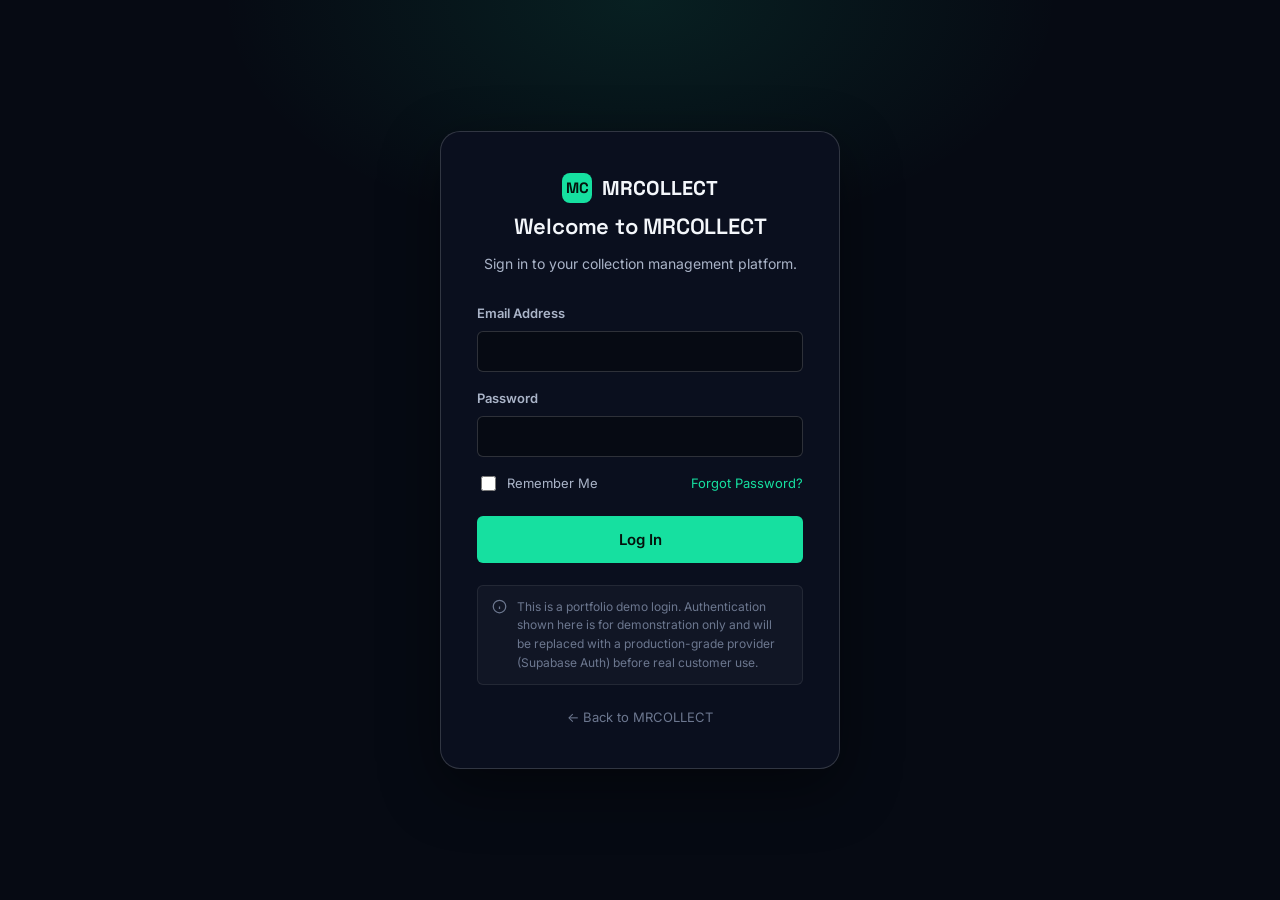
<file: field-activity.html>
<!DOCTYPE html>
<html lang="en">
<head>
<meta charset="UTF-8" />
<meta name="viewport" content="width=device-width, initial-scale=1.0" />
<title>Field Activity — MRCOLLECT</title>
<meta name="robots" content="noindex, nofollow" />
<link rel="preconnect" href="https://fonts.googleapis.com" />
<link rel="preconnect" href="https://fonts.gstatic.com" crossorigin />
<link href="https://fonts.googleapis.com/css2?family=Space+Grotesk:wght@500;600;700&family=Inter:wght@400;500;600;700&family=JetBrains+Mono:wght@400;500;600&display=swap" rel="stylesheet" />
<link rel="stylesheet" href="css/style.css" />
<link rel="stylesheet" href="css/responsive.css" />
<link rel="stylesheet" href="css/dashboard.css" />
</head>
<body class="dash-body">

<div class="dash-shell" data-requires-auth>

  <aside class="dash-sidebar">
    <div class="brand"><span class="brand-mark">MC</span>MRCOLLECT</div>
    <ul class="dash-nav">
      <li><a href="dashboard.html" class=""><svg width="16" height="16" viewBox="0 0 24 24" fill="none" stroke="currentColor" stroke-width="1.8"><circle cx="12" cy="12" r="1"/><rect x="3" y="3" width="7" height="7" rx="1"/><rect x="14" y="3" width="7" height="7" rx="1"/><rect x="3" y="14" width="7" height="7" rx="1"/><rect x="14" y="14" width="7" height="7" rx="1"/></svg><span>Dashboard</span></a></li>
      <li><a href="dashboard.html#accounts" class=""><svg width="16" height="16" viewBox="0 0 24 24" fill="none" stroke="currentColor" stroke-width="1.8"><rect x="3" y="7" width="18" height="13" rx="2"/><path d="M8 7V5a2 2 0 0 1 2-2h4a2 2 0 0 1 2 2v2"/></svg><span>Accounts</span></a></li>
      <li><a href="dashboard.html#borrowers" class=""><svg width="16" height="16" viewBox="0 0 24 24" fill="none" stroke="currentColor" stroke-width="1.8"><circle cx="12" cy="8" r="4"/><path d="M4 21v-1a8 8 0 0 1 16 0v1"/></svg><span>Borrowers</span></a></li>
      <li><a href="dashboard.html#collections" class=""><svg width="16" height="16" viewBox="0 0 24 24" fill="none" stroke="currentColor" stroke-width="1.8"><path d="M12 2v20M17 5H9.5a3.5 3.5 0 0 0 0 7h5a3.5 3.5 0 0 1 0 7H6"/></svg><span>Collections</span></a></li>
      <li><a href="dashboard.html#payments" class=""><svg width="16" height="16" viewBox="0 0 24 24" fill="none" stroke="currentColor" stroke-width="1.8"><rect x="2" y="5" width="20" height="14" rx="2"/><line x1="2" y1="10" x2="22" y2="10"/></svg><span>Payments</span></a></li>
      <li><a href="dashboard.html#collectors" class=""><svg width="16" height="16" viewBox="0 0 24 24" fill="none" stroke="currentColor" stroke-width="1.8"><circle cx="9" cy="7" r="3"/><path d="M2 20v-1a6 6 0 0 1 12 0v1"/><circle cx="18" cy="8" r="2.4"/><path d="M15.5 20v-.8a4 4 0 0 1 6.5-3.1"/></svg><span>Collectors</span></a></li>
      <li><a href="dashboard.html#assignments" class=""><svg width="16" height="16" viewBox="0 0 24 24" fill="none" stroke="currentColor" stroke-width="1.8"><path d="M9 11l3 3L22 4"/><path d="M21 12v7a2 2 0 0 1-2 2H5a2 2 0 0 1-2-2V5a2 2 0 0 1 2-2h11"/></svg><span>Assignments</span></a></li>
    </ul>
    <div class="dash-nav-label">Field Operations</div>
    <ul class="dash-nav">
      <li><a href="fieldman-location.html" class=""><svg width="16" height="16" viewBox="0 0 24 24" fill="none" stroke="currentColor" stroke-width="1.8"><path d="M20 10c0 6-8 12-8 12s-8-6-8-12a8 8 0 0 1 16 0Z"/><circle cx="12" cy="10" r="3"/></svg><span>Fieldman Location</span></a></li>
      <li><a href="field-activity.html" class="is-active"><svg width="16" height="16" viewBox="0 0 24 24" fill="none" stroke="currentColor" stroke-width="1.8"><path d="M4 19V5a2 2 0 0 1 2-2h9l5 5v11a2 2 0 0 1-2 2H6a2 2 0 0 1-2-2Z"/><path d="M13 3v5h5"/><line x1="8" y1="13" x2="16" y2="13"/><line x1="8" y1="17" x2="13" y2="17"/></svg><span>Field Activity</span></a></li>
    </ul>
    <ul class="dash-nav" style="margin-top:14px;">
      <li><a href="dashboard.html#reports" class=""><svg width="16" height="16" viewBox="0 0 24 24" fill="none" stroke="currentColor" stroke-width="1.8"><path d="M3 3v18h18"/><rect x="7" y="11" width="3" height="7"/><rect x="12" y="7" width="3" height="11"/><rect x="17" y="13" width="3" height="5"/></svg><span>Reports</span></a></li>
      <li><a href="dashboard.html#analytics" class=""><svg width="16" height="16" viewBox="0 0 24 24" fill="none" stroke="currentColor" stroke-width="1.8"><path d="M3 12l4-4 4 4 6-6 4 4"/><path d="M3 20h18"/></svg><span>Analytics</span></a></li>
      <li><a href="dashboard.html#notifications" class=""><svg width="16" height="16" viewBox="0 0 24 24" fill="none" stroke="currentColor" stroke-width="1.8"><path d="M18 8a6 6 0 0 0-12 0c0 7-3 9-3 9h18s-3-2-3-9"/><path d="M13.7 21a2 2 0 0 1-3.4 0"/></svg><span>Notifications</span></a></li>
      <li><a href="dashboard.html#settings" class=""><svg width="16" height="16" viewBox="0 0 24 24" fill="none" stroke="currentColor" stroke-width="1.8"><circle cx="12" cy="12" r="3"/><path d="M19.4 15a1.7 1.7 0 0 0 .3 1.9l.1.1a2 2 0 1 1-2.8 2.8l-.1-.1a1.7 1.7 0 0 0-1.9-.3 1.7 1.7 0 0 0-1 1.5V21a2 2 0 1 1-4 0v-.1a1.7 1.7 0 0 0-1-1.6 1.7 1.7 0 0 0-1.9.3l-.1.1a2 2 0 1 1-2.8-2.8l.1-.1a1.7 1.7 0 0 0 .3-1.9 1.7 1.7 0 0 0-1.5-1H3a2 2 0 1 1 0-4h.1a1.7 1.7 0 0 0 1.6-1 1.7 1.7 0 0 0-.3-1.9l-.1-.1a2 2 0 1 1 2.8-2.8l.1.1a1.7 1.7 0 0 0 1.9.3H9a1.7 1.7 0 0 0 1-1.5V3a2 2 0 1 1 4 0v.1a1.7 1.7 0 0 0 1 1.5 1.7 1.7 0 0 0 1.9-.3l.1-.1a2 2 0 1 1 2.8 2.8l-.1.1a1.7 1.7 0 0 0-.3 1.9V9a1.7 1.7 0 0 0 1.5 1H21a2 2 0 1 1 0 4h-.1a1.7 1.7 0 0 0-1.5 1Z"/></svg><span>Settings</span></a></li>
    </ul>
    <div class="dash-sidebar-footer">
      <div class="dash-user">
        <div class="dash-user-avatar" data-user-initials>JD</div>
        <div>
          <div class="dash-user-name" data-user-name>John Dela Cruz</div>
          <div class="dash-user-role" data-user-role>Collection Manager</div>
        </div>
      </div>
      <button class="btn btn-outline dash-logout-btn" data-logout>Logout</button>
    </div>
  </aside>

  <main class="dash-main">
    <div class="dash-topbar">
      <div>
        <button class="mobile-sidebar-toggle" id="sidebar-toggle" aria-label="Toggle menu">
          <svg width="18" height="18" viewBox="0 0 24 24" fill="none" stroke="currentColor" stroke-width="2"><line x1="3" y1="6" x2="21" y2="6"/><line x1="3" y1="12" x2="21" y2="12"/><line x1="3" y1="18" x2="21" y2="18"/></svg>
        </button>
        <h1>Field Activity</h1>
        <p>Every recorded field action — account visits, collections, payments, and follow-ups.</p>
      </div>
      <div class="dash-topbar-actions">
        <span class="demo-pill">
          <svg width="12" height="12" viewBox="0 0 24 24" fill="none" stroke="currentColor" stroke-width="2.5"><circle cx="12" cy="12" r="10"/><line x1="12" y1="16" x2="12" y2="12"/><line x1="12" y1="8" x2="12.01" y2="8"/></svg>
          DEMO DATA
        </span>
      </div>
    </div>

    <!-- Filters -->
    <div class="filter-bar">
      <div class="filter-field">
        <label for="fa-filter-date">Date</label>
        <select id="fa-filter-date">
          <option>Today</option>
          <option>Yesterday</option>
          <option>This Week</option>
          <option>Custom Date</option>
        </select>
      </div>
      <div class="filter-field">
        <label for="fa-filter-collector">Collector</label>
        <select id="fa-filter-collector">
          <option value="">All Collectors</option>
          <option>Juan Dela Cruz</option>
          <option>Maria Garcia</option>
          <option>Pedro Santos</option>
          <option>Ana Reyes</option>
          <option>Mark Santos</option>
        </select>
      </div>
      <div class="filter-field">
        <label for="fa-filter-area">Area</label>
        <select id="fa-filter-area">
          <option value="">All Areas</option>
          <option>Manila</option>
          <option>Quezon City</option>
          <option>Makati</option>
          <option>Pasig</option>
          <option>Cavite</option>
        </select>
      </div>
      <div class="filter-field">
        <label for="fa-filter-activity">Activity</label>
        <select id="fa-filter-activity">
          <option value="">All Activities</option>
          <option>Account Visit</option>
          <option>Collection</option>
          <option>Payment Recording</option>
          <option>Follow-up</option>
          <option>Account Update</option>
          <option>Unable to Contact</option>
          <option>Other</option>
        </select>
      </div>
      <div class="filter-field">
        <label for="fa-filter-status">Status</label>
        <select id="fa-filter-status">
          <option value="">All</option>
          <option>Completed</option>
          <option>Paid</option>
          <option>Recorded</option>
          <option>Pending</option>
        </select>
      </div>
      <div class="filter-actions">
        <button class="btn btn-outline btn-sm" id="fa-reset-filters">Reset</button>
      </div>
    </div>

    <div class="panel">
      <div class="panel-head">
        <div>
          <h3>Field Activity Log</h3>
          <p class="panel-sub">Click a row to view full activity details.</p>
        </div>
      </div>
      <div class="audit-table-wrap">
        <table class="audit-table">
          <thead>
            <tr>
              <th>Collector</th><th>Date</th><th>Time</th><th>Location</th>
              <th>Activity</th><th>Account</th><th>Payment</th><th>Remarks</th><th>Status</th>
            </tr>
          </thead>
          <tbody id="fa-table-body"></tbody>
        </table>
      </div>
    </div>

    <!-- Field Location Audit Report -->
    <div class="panel">
      <div class="panel-head">
        <div>
          <h3>Field Location Audit Report</h3>
          <p class="panel-sub">Per-collector daily session summary. DEMO VALUES.</p>
        </div>
      </div>
      <div class="audit-table-wrap">
        <table class="audit-table">
          <thead>
            <tr>
              <th>Collector</th><th>Date</th><th>Start Time</th><th>End Time</th>
              <th>Total Locations</th><th>Total Activities</th><th>Distance Covered</th><th>Collection Amount</th><th>Status</th><th></th>
            </tr>
          </thead>
          <tbody>
            <tr>
              <td class="cell-name">Juan Dela Cruz</td><td>Aug 14, 2026</td><td>08:12 AM</td><td>05:26 PM</td>
              <td>42 locations</td><td>31 activities</td><td>28.4 km</td><td class="cell-amount">₱42,500</td>
              <td><span class="status-chip chip-completed">Completed</span></td>
              <td><button class="btn btn-outline btn-sm" onclick="window.alert('Portfolio demo — full report view is not built out yet.')">View Details</button></td>
            </tr>
            <tr>
              <td class="cell-name">Maria Garcia</td><td>Aug 14, 2026</td><td>08:05 AM</td><td>—</td>
              <td>19 locations</td><td>9 activities</td><td>11.2 km</td><td class="cell-amount">₱15,800</td>
              <td><span class="status-chip chip-recorded">In Progress</span></td>
              <td><button class="btn btn-outline btn-sm" onclick="window.alert('Portfolio demo — full report view is not built out yet.')">View Details</button></td>
            </tr>
            <tr>
              <td class="cell-name">Ana Reyes</td><td>Aug 14, 2026</td><td>08:30 AM</td><td>10:17 AM</td>
              <td>6 locations</td><td>4 activities</td><td>3.1 km</td><td class="cell-amount">₱6,200</td>
              <td><span class="status-chip chip-pending">Ended Early</span></td>
              <td><button class="btn btn-outline btn-sm" onclick="window.alert('Portfolio demo — full report view is not built out yet.')">View Details</button></td>
            </tr>
          </tbody>
        </table>
      </div>
      <div style="margin-top:14px;">
        <button class="btn btn-primary btn-sm" onclick="window.alert('Portfolio demo — export isn\'t wired to a real file yet. In production this would export as CSV/PDF.')">Export Report</button>
      </div>
    </div>
  </main>
</div>

<!-- Activity Details modal -->
<div class="activity-modal-overlay" id="activity-modal-overlay">
  <div class="activity-modal">
    <div class="activity-modal-head">
      <h3>Activity Details</h3>
      <button class="modal-close" id="activity-modal-close" aria-label="Close">
        <svg width="16" height="16" viewBox="0 0 24 24" fill="none" stroke="currentColor" stroke-width="2"><line x1="18" y1="6" x2="6" y2="18"/><line x1="6" y1="6" x2="18" y2="18"/></svg>
      </button>
    </div>
    <div class="activity-detail-rows" id="activity-detail-rows"></div>
  </div>
</div>

<script src="js/auth.js"></script>
<script src="js/dashboard.js"></script>
<script src="js/fieldman-data.js"></script>
<script src="js/field-activity.js"></script>
</body>
</html>
</file>
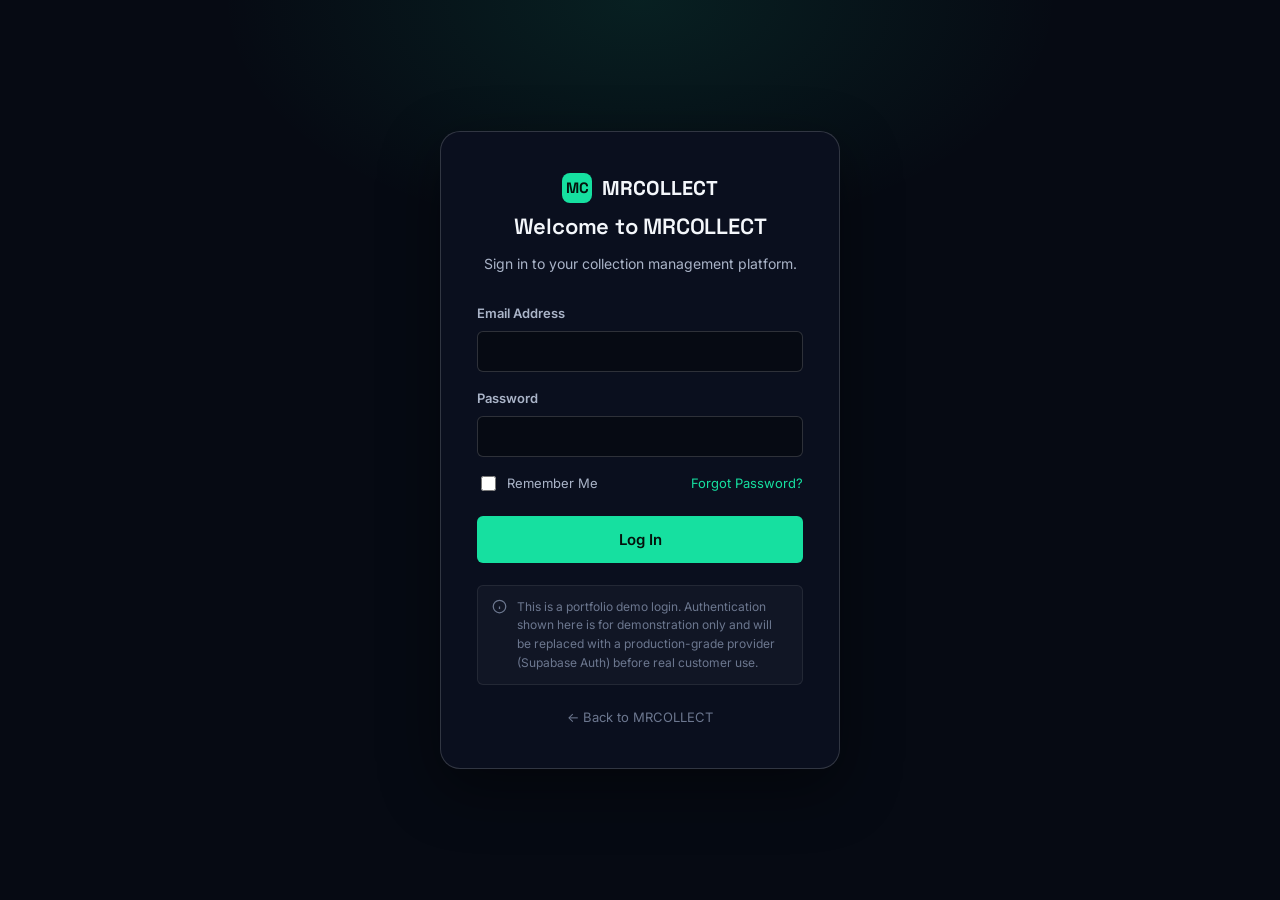
<file: login.html>
<!DOCTYPE html>
<html lang="en">
<head>
<meta charset="UTF-8" />
<meta name="viewport" content="width=device-width, initial-scale=1.0" />
<title>Log In — MRCOLLECT</title>
<meta name="robots" content="noindex, nofollow" />
<link rel="preconnect" href="https://fonts.googleapis.com" />
<link rel="preconnect" href="https://fonts.gstatic.com" crossorigin />
<link href="https://fonts.googleapis.com/css2?family=Space+Grotesk:wght@500;600;700&family=Inter:wght@400;500;600;700&family=JetBrains+Mono:wght@400;500;600&display=swap" rel="stylesheet" />
<link rel="stylesheet" href="css/style.css" />
<link rel="stylesheet" href="css/responsive.css" />
<link rel="stylesheet" href="css/dashboard.css" />
</head>
<body class="auth-body">

<div class="auth-wrap">
  <div class="auth-card">
    <div class="brand"><span class="brand-mark">MC</span>MRCOLLECT</div>
    <h1>Welcome to MRCOLLECT</h1>
    <p class="auth-sub">Sign in to your collection management platform.</p>

    <div class="auth-error" id="login-error"></div>

    <!--
      Demo authentication only. Replace with Supabase Auth before
      production use. See js/auth.js for the full implementation note.
    -->
    <form id="login-form" novalidate>
      <div class="form-field">
        <label for="email">Email Address</label>
        <input type="email" id="email" name="email" autocomplete="username" required />
      </div>
      <div class="form-field">
        <label for="password">Password</label>
        <input type="password" id="password" name="password" autocomplete="current-password" required />
      </div>

      <div class="auth-row">
        <label class="auth-check">
          <input type="checkbox" name="remember" />
          Remember Me
        </label>
        <a href="#" id="forgot-password-link">Forgot Password?</a>
      </div>

      <button type="submit" class="btn btn-primary btn-block">Log In</button>
    </form>

    <div class="auth-notice">
      <svg width="15" height="15" viewBox="0 0 24 24" fill="none" stroke="currentColor" stroke-width="2"><circle cx="12" cy="12" r="10"/><line x1="12" y1="16" x2="12" y2="12"/><line x1="12" y1="8" x2="12.01" y2="8"/></svg>
      <span>This is a portfolio demo login. Authentication shown here is for demonstration only and will be replaced with a production-grade provider (Supabase Auth) before real customer use.</span>
    </div>

    <a href="index.html" class="auth-back-link">← Back to MRCOLLECT</a>
  </div>
</div>

<script src="js/auth.js"></script>
</body>
</html>
</file>
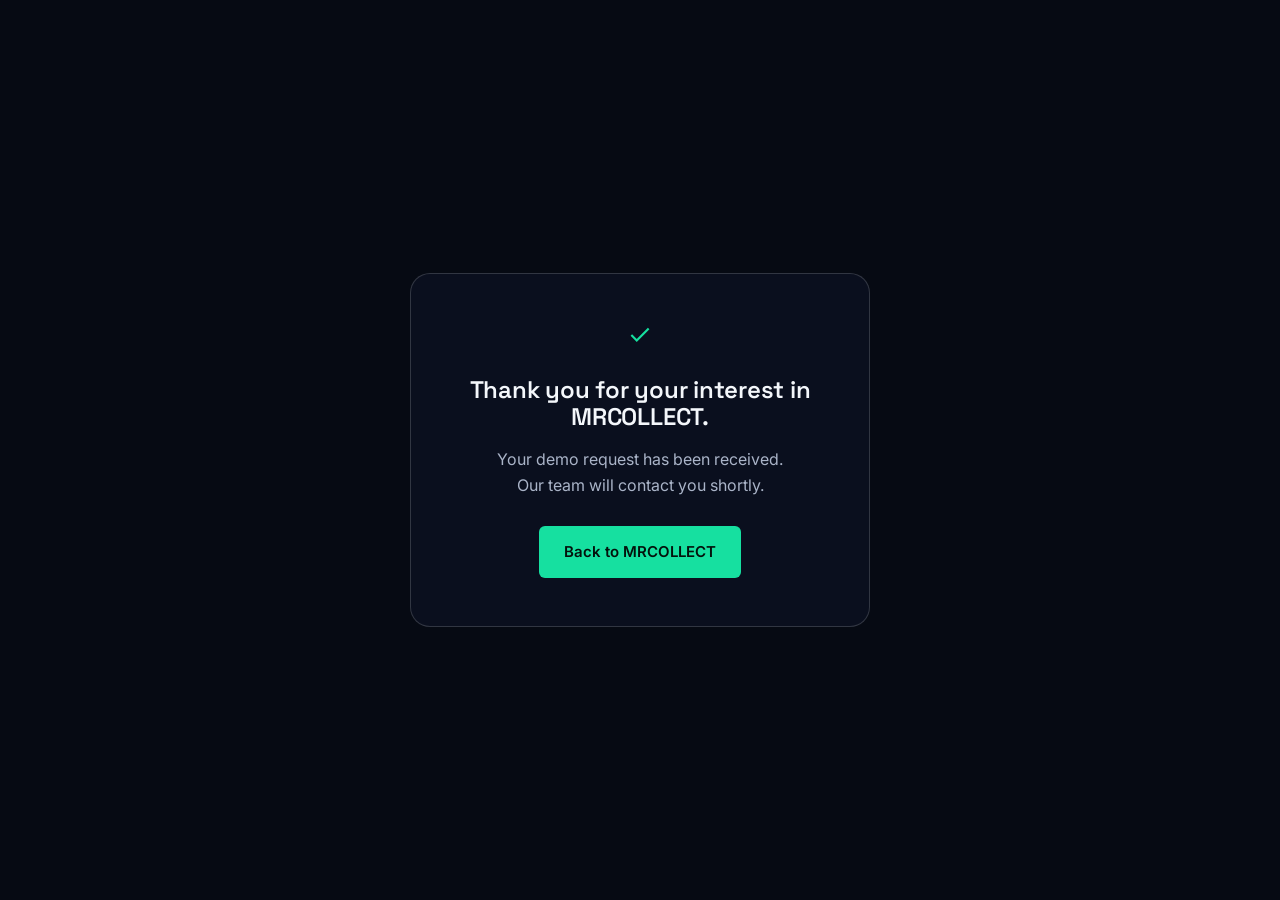
<file: success.html>
<!DOCTYPE html>
<html lang="en">
<head>
<meta charset="UTF-8" />
<meta name="viewport" content="width=device-width, initial-scale=1.0" />
<title>Thank You — MRCOLLECT</title>
<meta name="robots" content="noindex" />
<link rel="preconnect" href="https://fonts.googleapis.com" />
<link rel="preconnect" href="https://fonts.gstatic.com" crossorigin />
<link href="https://fonts.googleapis.com/css2?family=Space+Grotesk:wght@600;700&family=Inter:wght@400;500;600&display=swap" rel="stylesheet" />
<link rel="stylesheet" href="css/style.css" />
<link rel="stylesheet" href="css/responsive.css" />
<style>
  .success-page {
    min-height: 100vh;
    display: flex;
    align-items: center;
    justify-content: center;
    padding: 24px;
    text-align: center;
  }
  .success-page .card {
    max-width: 460px;
    background: var(--navy-900);
    border: 1px solid var(--line-strong);
    border-radius: var(--radius-l);
    padding: 48px 36px;
  }
</style>
</head>
<body>
  <!--
    This page only renders for browsers without JavaScript, where
    js/form.js could not intercept the submit and show the in-modal
    success state. With JavaScript enabled, the Request a Demo form
    submits via fetch() and never navigates here — see js/form.js.
  -->
  <div class="success-page">
    <div class="card">
      <div class="success-icon" style="margin: 0 auto 22px;">
        <svg width="26" height="26" viewBox="0 0 24 24" fill="none" stroke="currentColor" stroke-width="2" style="color:var(--green)"><polyline points="20 6 9 17 4 12"/></svg>
      </div>
      <h1 style="font-size: 24px; margin-bottom: 14px;">Thank you for your interest in MRCOLLECT.</h1>
      <p style="color: var(--ink-2); margin-bottom: 28px;">Your demo request has been received.<br>Our team will contact you shortly.</p>
      <a href="index.html" class="btn btn-primary">Back to MRCOLLECT</a>
    </div>
  </div>
</body>
</html>
</file>
<file: css/style.css>
/* =========================================================
   MRCOLLECT — Design Tokens
   ========================================================= */
:root {
  /* Color */
  --navy-950: #060a13;
  --navy-900: #0a0f1e;
  --navy-800: #101830;
  --navy-700: #182240;
  --line: rgba(255, 255, 255, 0.08);
  --line-strong: rgba(255, 255, 255, 0.16);
  --white: #f4f7fb;
  --ink-2: #aab4c8;
  --ink-3: #6c778f;
  --green: #16e0a0;
  --green-dim: rgba(22, 224, 160, 0.14);
  --green-ink: #04120c;
  --amber: #f2ab3d;
  --amber-dim: rgba(242, 171, 61, 0.14);
  --red: #ff6b6b;
  --red-dim: rgba(255, 107, 107, 0.14);

  /* Type */
  --font-display: "Space Grotesk", "Segoe UI", sans-serif;
  --font-body: "Inter", "Segoe UI", sans-serif;
  --font-mono: "JetBrains Mono", "SFMono-Regular", monospace;

  /* Layout */
  --max-w: 1240px;
  --radius-s: 6px;
  --radius-m: 12px;
  --radius-l: 20px;
  --shadow-panel: 0 20px 60px rgba(0, 0, 0, 0.45);
}

* { box-sizing: border-box; }
html { scroll-behavior: smooth; }

body {
  margin: 0;
  background: var(--navy-950);
  color: var(--white);
  font-family: var(--font-body);
  font-size: 16px;
  line-height: 1.6;
  -webkit-font-smoothing: antialiased;
}

img { max-width: 100%; display: block; }

a { color: inherit; text-decoration: none; }

.container {
  max-width: var(--max-w);
  margin: 0 auto;
  padding: 0 32px;
}

h1, h2, h3, h4 {
  font-family: var(--font-display);
  font-weight: 600;
  line-height: 1.12;
  margin: 0;
  letter-spacing: -0.01em;
}

.eyebrow {
  font-family: var(--font-mono);
  font-size: 12px;
  letter-spacing: 0.12em;
  text-transform: uppercase;
  color: var(--green);
  display: inline-flex;
  align-items: center;
  gap: 8px;
}
.eyebrow::before {
  content: "";
  width: 6px;
  height: 6px;
  border-radius: 50%;
  background: var(--green);
  box-shadow: 0 0 0 4px var(--green-dim);
}

p.lede {
  color: var(--ink-2);
  font-size: 18px;
  max-width: 560px;
}

/* Focus visibility */
a:focus-visible,
button:focus-visible,
input:focus-visible,
select:focus-visible,
textarea:focus-visible {
  outline: 2px solid var(--green);
  outline-offset: 3px;
}

@media (prefers-reduced-motion: reduce) {
  *, *::before, *::after {
    animation-duration: 0.001ms !important;
    animation-iteration-count: 1 !important;
    transition-duration: 0.001ms !important;
    scroll-behavior: auto !important;
  }
}

/* =========================================================
   Buttons
   ========================================================= */
.btn {
  display: inline-flex;
  align-items: center;
  justify-content: center;
  gap: 8px;
  font-family: var(--font-body);
  font-weight: 600;
  font-size: 15px;
  padding: 13px 24px;
  border-radius: var(--radius-s);
  border: 1px solid transparent;
  cursor: pointer;
  transition: transform 0.15s ease, background 0.15s ease, border-color 0.15s ease;
  white-space: nowrap;
}
.btn:active { transform: translateY(1px); }

.btn-primary {
  background: var(--green);
  color: var(--green-ink);
}
.btn-primary:hover { background: #3bebb5; }

.btn-outline {
  background: transparent;
  color: var(--white);
  border-color: var(--line-strong);
}
.btn-outline:hover { border-color: var(--green); color: var(--green); }

.btn-ghost {
  background: transparent;
  color: var(--ink-2);
  padding: 10px 16px;
}
.btn-ghost:hover { color: var(--white); }

.btn-block { width: 100%; }
.btn[disabled] { opacity: 0.6; cursor: not-allowed; }

/* =========================================================
   Header / Nav
   ========================================================= */
.site-header {
  position: sticky;
  top: 0;
  z-index: 100;
  background: rgba(6, 10, 19, 0.85);
  backdrop-filter: blur(10px);
  border-bottom: 1px solid var(--line);
}
.nav {
  display: flex;
  align-items: center;
  justify-content: space-between;
  padding: 18px 32px;
  max-width: var(--max-w);
  margin: 0 auto;
}
.brand {
  display: flex;
  align-items: center;
  gap: 10px;
  font-family: var(--font-display);
  font-weight: 700;
  font-size: 20px;
}
.brand-mark {
  width: 30px;
  height: 30px;
  border-radius: 8px;
  background: var(--green);
  color: var(--green-ink);
  display: flex;
  align-items: center;
  justify-content: center;
  font-size: 15px;
  font-weight: 800;
}
.nav-links {
  display: flex;
  align-items: center;
  gap: 28px;
  list-style: none;
  margin: 0;
  padding: 0;
}
.nav-links a {
  font-size: 14.5px;
  color: var(--ink-2);
  transition: color 0.15s ease;
}
.nav-links a:hover { color: var(--white); }
.nav-actions { display: flex; align-items: center; gap: 12px; }

.mobile-nav { display: none; }

.nav-toggle {
  display: none;
  background: none;
  border: 1px solid var(--line-strong);
  border-radius: var(--radius-s);
  width: 40px;
  height: 40px;
  color: var(--white);
  cursor: pointer;
}

/* =========================================================
   Hero
   ========================================================= */
.hero {
  position: relative;
  overflow: hidden;
  padding: 96px 0 64px;
  background:
    linear-gradient(100deg, rgba(6, 10, 19, 0.96) 0%, rgba(6, 10, 19, 0.90) 32%, rgba(6, 10, 19, 0.55) 62%, rgba(6, 10, 19, 0.82) 100%),
    radial-gradient(ellipse 900px 500px at 85% -10%, rgba(22, 224, 160, 0.10), transparent 60%),
    url("../assets/images/hero-background.jpg");
  background-size: cover;
  background-position: center 20%;
  background-repeat: no-repeat;
}
.hero-route {
  position: absolute;
  inset: 0;
  width: 100%;
  height: 100%;
  opacity: 0.25;
  pointer-events: none;
}
.hero-route path {
  fill: none;
  stroke: var(--green);
  stroke-width: 1.5;
  stroke-dasharray: 6 8;
  opacity: 0.35;
  animation: dash-move 22s linear infinite;
}
@keyframes dash-move {
  to { stroke-dashoffset: -400; }
}
.hero-route circle.pin {
  fill: var(--green);
  animation: pin-pulse 2.4s ease-in-out infinite;
}
.hero-route circle.pin-2 { animation-delay: 0.6s; }
.hero-route circle.pin-3 { animation-delay: 1.2s; }
.hero-route circle.pin-4 { animation-delay: 1.8s; }
@keyframes pin-pulse {
  0%, 100% { r: 3.5; opacity: 1; }
  50% { r: 7; opacity: 0.35; }
}

.hero-grid {
  position: relative;
  display: grid;
  grid-template-columns: 1.05fr 0.95fr;
  gap: 56px;
  align-items: center;
}
.hero-copy .eyebrow { margin-bottom: 20px; }
.hero-copy h1 {
  font-size: clamp(40px, 5.4vw, 68px);
  color: var(--white);
}
.hero-copy h1 .accent { color: var(--green); }
.hero-copy p.lede { margin: 22px 0 34px; }
.hero-actions { display: flex; gap: 14px; flex-wrap: wrap; margin-bottom: 36px; }

.hero-stats {
  display: flex;
  gap: 32px;
  padding-top: 28px;
  border-top: 1px solid var(--line);
}
.hero-stats .stat-num {
  font-family: var(--font-mono);
  font-size: 24px;
  color: var(--green);
  font-weight: 600;
}
.hero-stats .stat-label {
  font-size: 12.5px;
  color: var(--ink-3);
  margin-top: 4px;
}

/* Dashboard preview (signature secondary element) */
.dash-preview {
  position: relative;
  background: linear-gradient(155deg, var(--navy-800), var(--navy-900));
  border: 1px solid var(--line-strong);
  border-radius: var(--radius-l);
  box-shadow: var(--shadow-panel);
  padding: 22px;
}
.dash-preview::before {
  content: "";
  position: absolute;
  inset: -1px;
  border-radius: var(--radius-l);
  padding: 1px;
  background: linear-gradient(155deg, rgba(22,224,160,0.4), transparent 40%);
  -webkit-mask: linear-gradient(#000 0 0) content-box, linear-gradient(#000 0 0);
  -webkit-mask-composite: xor;
  mask-composite: exclude;
  pointer-events: none;
}
.dash-preview-header {
  display: flex;
  align-items: center;
  justify-content: space-between;
  margin-bottom: 18px;
}
.dash-preview-header .dots { display: flex; gap: 6px; }
.dash-preview-header .dots span {
  width: 9px; height: 9px; border-radius: 50%; background: var(--line-strong);
}
.dash-preview-title {
  font-family: var(--font-mono);
  font-size: 12px;
  color: var(--ink-3);
  letter-spacing: 0.06em;
}
.dash-row {
  display: grid;
  grid-template-columns: 1.4fr 1fr 0.9fr 0.9fr;
  gap: 10px;
  align-items: center;
  padding: 12px 10px;
  border-radius: var(--radius-s);
  font-size: 13px;
}
.dash-row.head {
  color: var(--ink-3);
  font-size: 11px;
  text-transform: uppercase;
  letter-spacing: 0.06em;
  padding-bottom: 8px;
}
.dash-row:not(.head) {
  background: rgba(255,255,255,0.02);
  border: 1px solid var(--line);
  margin-bottom: 8px;
}
.dash-row .borrower { font-weight: 600; }
.dash-row .amount { font-family: var(--font-mono); color: var(--white); }
.badge {
  display: inline-flex;
  align-items: center;
  padding: 3px 9px;
  border-radius: 100px;
  font-size: 11px;
  font-weight: 600;
  font-family: var(--font-mono);
  width: fit-content;
}
.badge-paid { background: var(--green-dim); color: var(--green); }
.badge-overdue { background: var(--red-dim); color: var(--red); }
.badge-partial { background: var(--amber-dim); color: var(--amber); }
.badge-ptp { background: rgba(255,255,255,0.08); color: var(--ink-2); }

.dash-preview-footer {
  display: flex;
  justify-content: space-between;
  margin-top: 16px;
  padding-top: 14px;
  border-top: 1px solid var(--line);
  font-size: 12px;
  color: var(--ink-3);
  font-family: var(--font-mono);
}

/* =========================================================
   Logos / trust strip
   ========================================================= */
.trust-strip {
  padding: 28px 0;
  border-top: 1px solid var(--line);
  border-bottom: 1px solid var(--line);
}
.trust-strip .container {
  display: flex;
  align-items: center;
  gap: 40px;
  flex-wrap: wrap;
  justify-content: space-between;
}
.trust-strip span {
  font-family: var(--font-mono);
  font-size: 12px;
  color: var(--ink-3);
  letter-spacing: 0.05em;
}

/* =========================================================
   Section shell
   ========================================================= */
section { padding: 96px 0; }
.section-head { max-width: 620px; margin-bottom: 56px; }
.section-head .eyebrow { margin-bottom: 16px; }
.section-head h2 { font-size: clamp(30px, 3.6vw, 42px); margin-bottom: 16px; }
.section-head p { color: var(--ink-2); font-size: 17px; }
.section-alt { background: var(--navy-900); border-top: 1px solid var(--line); border-bottom: 1px solid var(--line); }

/* =========================================================
   Solutions
   ========================================================= */
.solutions-grid {
  display: grid;
  grid-template-columns: repeat(3, 1fr);
  gap: 24px;
}
.solution-card {
  background: var(--navy-900);
  border: 1px solid var(--line);
  border-radius: var(--radius-m);
  padding: 28px;
  transition: border-color 0.2s ease, transform 0.2s ease;
}
.solution-card:hover { border-color: var(--line-strong); transform: translateY(-3px); }
.solution-card .icon {
  width: 42px; height: 42px;
  border-radius: var(--radius-s);
  background: var(--green-dim);
  color: var(--green);
  display: flex; align-items: center; justify-content: center;
  margin-bottom: 20px;
}
.solution-card h3 { font-size: 18px; margin-bottom: 10px; }
.solution-card p { color: var(--ink-2); font-size: 14.5px; margin: 0; }

/* =========================================================
   Features
   ========================================================= */
.features-grid {
  display: grid;
  grid-template-columns: repeat(2, 1fr);
  gap: 1px;
  background: var(--line);
  border: 1px solid var(--line);
  border-radius: var(--radius-m);
  overflow: hidden;
}
.feature-item {
  background: var(--navy-950);
  padding: 32px;
}
.feature-item .num {
  font-family: var(--font-mono);
  color: var(--green);
  font-size: 13px;
  margin-bottom: 14px;
  display: block;
}
.feature-item h3 { font-size: 18px; margin-bottom: 10px; }
.feature-item p { color: var(--ink-2); font-size: 14.5px; margin: 0; }

/* =========================================================
   How it works
   ========================================================= */
.steps {
  display: grid;
  grid-template-columns: repeat(4, 1fr);
  gap: 24px;
  position: relative;
}
.step {
  position: relative;
  padding-top: 26px;
  border-top: 2px solid var(--line-strong);
}
.step.is-active { border-top-color: var(--green); }
.step .step-index {
  font-family: var(--font-mono);
  color: var(--ink-3);
  font-size: 12px;
  margin-bottom: 12px;
}
.step h3 { font-size: 16.5px; margin-bottom: 8px; }
.step p { color: var(--ink-2); font-size: 14px; margin: 0; }

/* =========================================================
   Pricing
   ========================================================= */
.pricing-grid {
  display: grid;
  grid-template-columns: repeat(3, 1fr);
  gap: 24px;
  align-items: stretch;
}
.price-card {
  background: var(--navy-900);
  border: 1px solid var(--line);
  border-radius: var(--radius-m);
  padding: 32px;
  display: flex;
  flex-direction: column;
}
.price-card.is-featured {
  border-color: var(--green);
  background: linear-gradient(180deg, rgba(22,224,160,0.06), transparent 40%), var(--navy-900);
  position: relative;
}
.price-tag {
  position: absolute;
  top: -12px; right: 24px;
  background: var(--green);
  color: var(--green-ink);
  font-family: var(--font-mono);
  font-size: 11px;
  font-weight: 700;
  padding: 4px 10px;
  border-radius: 100px;
}
.price-card h3 { font-size: 18px; margin-bottom: 6px; }
.price-card .price-desc { color: var(--ink-2); font-size: 13.5px; margin-bottom: 20px; }
.price-card .price-value {
  font-family: var(--font-mono);
  font-size: 34px;
  margin-bottom: 4px;
}
.price-card .price-value span { font-size: 14px; color: var(--ink-3); font-weight: 400; }
.price-card .price-note { color: var(--ink-3); font-size: 12.5px; margin-bottom: 24px; }
.price-list { list-style: none; margin: 0 0 28px; padding: 0; flex: 1; }
.price-list li {
  display: flex; align-items: flex-start; gap: 10px;
  font-size: 14px; color: var(--ink-2);
  padding: 8px 0;
  border-top: 1px solid var(--line);
}
.price-list li:first-child { border-top: none; }
.price-list li svg { flex-shrink: 0; margin-top: 3px; color: var(--green); }

/* =========================================================
   About
   ========================================================= */
.about-grid {
  display: grid;
  grid-template-columns: 1fr 1fr;
  gap: 64px;
  align-items: center;
}
.about-stats {
  display: grid;
  grid-template-columns: 1fr 1fr;
  gap: 20px;
  margin-top: 28px;
}
.about-stats .stat-block {
  border: 1px solid var(--line);
  border-radius: var(--radius-m);
  padding: 20px;
}
.about-stats .stat-num {
  font-family: var(--font-mono);
  font-size: 26px;
  color: var(--green);
}
.about-stats .stat-label { color: var(--ink-3); font-size: 13px; margin-top: 4px; }

/* =========================================================
   Contact
   ========================================================= */
.contact-panel {
  background: linear-gradient(155deg, var(--navy-800), var(--navy-900));
  border: 1px solid var(--line-strong);
  border-radius: var(--radius-l);
  padding: 56px;
  display: grid;
  grid-template-columns: 1fr auto;
  align-items: center;
  gap: 40px;
}
.contact-panel h2 { font-size: clamp(26px, 3vw, 34px); margin-bottom: 12px; }
.contact-panel p { color: var(--ink-2); margin: 0 0 4px; }
.contact-details {
  display: flex; gap: 28px; margin-top: 20px; flex-wrap: wrap;
}
.contact-details a { display: flex; align-items: center; gap: 8px; font-size: 14.5px; color: var(--white); }
.contact-details a svg { color: var(--green); }

/* =========================================================
   Footer
   ========================================================= */
.site-footer {
  border-top: 1px solid var(--line);
  padding: 64px 0 32px;
  background: var(--navy-950);
}
.footer-grid {
  display: grid;
  grid-template-columns: 1.4fr 1fr 1fr;
  gap: 48px;
  padding-bottom: 40px;
}
.footer-brand p { color: var(--ink-3); font-size: 14px; max-width: 280px; margin: 14px 0 20px; }
.footer-col h4 {
  font-size: 13px;
  color: var(--ink-3);
  text-transform: uppercase;
  letter-spacing: 0.06em;
  margin-bottom: 16px;
}
.footer-col ul { list-style: none; margin: 0; padding: 0; }
.footer-col li { margin-bottom: 12px; }
.footer-col a { color: var(--ink-2); font-size: 14.5px; }
.footer-col a:hover { color: var(--green); }
.footer-bottom {
  display: flex;
  justify-content: space-between;
  align-items: center;
  padding-top: 28px;
  border-top: 1px solid var(--line);
  color: var(--ink-3);
  font-size: 13px;
  flex-wrap: wrap;
  gap: 12px;
}

/* =========================================================
   Modal — Request Demo
   ========================================================= */
.modal-overlay {
  position: fixed;
  inset: 0;
  background: rgba(3, 5, 10, 0.72);
  backdrop-filter: blur(4px);
  display: none;
  align-items: center;
  justify-content: center;
  padding: 24px;
  z-index: 1000;
}
.modal-overlay.is-open { display: flex; }
.modal {
  background: var(--navy-900);
  border: 1px solid var(--line-strong);
  border-radius: var(--radius-l);
  max-width: 640px;
  width: 100%;
  max-height: 90vh;
  overflow-y: auto;
  box-shadow: var(--shadow-panel);
  position: relative;
}
.modal-header {
  display: flex;
  align-items: flex-start;
  justify-content: space-between;
  padding: 28px 28px 0;
}
.modal-header h3 { font-size: 22px; margin-bottom: 6px; }
.modal-header p { color: var(--ink-2); font-size: 14px; margin: 0; }
.modal-close {
  background: none;
  border: 1px solid var(--line-strong);
  border-radius: var(--radius-s);
  width: 34px; height: 34px;
  color: var(--ink-2);
  cursor: pointer;
  flex-shrink: 0;
}
.modal-close:hover { color: var(--white); border-color: var(--green); }
.modal-body { padding: 24px 28px 28px; }

.form-grid {
  display: grid;
  grid-template-columns: 1fr 1fr;
  gap: 16px;
}
.form-field { display: flex; flex-direction: column; gap: 7px; }
.form-field.full { grid-column: 1 / -1; }
.form-field label {
  font-size: 13px;
  font-weight: 600;
  color: var(--ink-2);
}
.form-field label .req { color: var(--green); margin-left: 2px; }
.form-field input,
.form-field select,
.form-field textarea {
  background: var(--navy-950);
  border: 1px solid var(--line-strong);
  border-radius: var(--radius-s);
  padding: 11px 13px;
  color: var(--white);
  font-family: var(--font-body);
  font-size: 14.5px;
  width: 100%;
}
.form-field input:focus,
.form-field select:focus,
.form-field textarea:focus {
  border-color: var(--green);
}
.form-field textarea { resize: vertical; min-height: 88px; }
.form-field .field-error {
  font-size: 12.5px;
  color: var(--red);
  min-height: 16px;
}
.form-field.has-error input,
.form-field.has-error select,
.form-field.has-error textarea {
  border-color: var(--red);
}

/* Honeypot — visually hidden, still in DOM & tabbable-excluded */
.hp-field {
  position: absolute;
  left: -5000px;
  width: 1px;
  height: 1px;
  overflow: hidden;
  opacity: 0;
}

.form-footer {
  display: flex;
  align-items: center;
  justify-content: space-between;
  gap: 16px;
  margin-top: 22px;
  padding-top: 18px;
  border-top: 1px solid var(--line);
}
.form-note { font-size: 12px; color: var(--ink-3); max-width: 300px; }

.form-status {
  display: none;
  align-items: center;
  gap: 10px;
  font-size: 13.5px;
  color: var(--ink-2);
  margin-top: 14px;
}
.form-status.is-visible { display: flex; }
.form-status.is-error { color: var(--red); }
.spinner {
  width: 15px; height: 15px;
  border-radius: 50%;
  border: 2px solid var(--line-strong);
  border-top-color: var(--green);
  animation: spin 0.7s linear infinite;
}
@keyframes spin { to { transform: rotate(360deg); } }

.success-state {
  text-align: center;
  padding: 20px 8px 4px;
}
.success-state .success-icon {
  width: 60px; height: 60px;
  border-radius: 50%;
  background: var(--green-dim);
  color: var(--green);
  display: flex; align-items: center; justify-content: center;
  margin: 0 auto 22px;
}
.success-state h3 { font-size: 21px; margin-bottom: 12px; }
.success-state p { color: var(--ink-2); font-size: 15px; line-height: 1.65; margin: 0 auto 26px; max-width: 420px; }

/* =========================================================
   Utility
   ========================================================= */
.text-center { text-align: center; }
.mt-0 { margin-top: 0; }
.visually-hidden {
  position: absolute !important;
  width: 1px; height: 1px;
  padding: 0; margin: -1px;
  overflow: hidden;
  clip: rect(0,0,0,0);
  white-space: nowrap;
  border: 0;
}
</file>
<file: css/responsive.css>
/* =========================================================
   Responsive — MRCOLLECT
   ========================================================= */

@media (max-width: 1080px) {
  .solutions-grid { grid-template-columns: repeat(2, 1fr); }
  .steps { grid-template-columns: repeat(2, 1fr); row-gap: 32px; }
  .pricing-grid { grid-template-columns: 1fr; max-width: 460px; margin: 0 auto; }
  .footer-grid { grid-template-columns: 1fr 1fr; }
  .footer-brand { grid-column: 1 / -1; }
}

@media (max-width: 920px) {
  .hero-grid { grid-template-columns: 1fr; }
  .dash-preview { max-width: 480px; }
  .about-grid { grid-template-columns: 1fr; }
  .contact-panel { grid-template-columns: 1fr; text-align: left; }
}

@media (max-width: 760px) {
  .container { padding: 0 20px; }
  .nav { padding: 16px 20px; }
  .nav-links { display: none; }
  .nav-toggle { display: flex; align-items: center; justify-content: center; }
  .nav-actions .btn-outline { display: none; }

  body.nav-open .mobile-nav { display: flex; }

  .mobile-nav {
    display: none;
    flex-direction: column;
    gap: 4px;
    padding: 8px 20px 24px;
    border-top: 1px solid var(--line);
    background: var(--navy-950);
  }
  .mobile-nav a {
    padding: 12px 4px;
    font-size: 15px;
    color: var(--ink-2);
    border-bottom: 1px solid var(--line);
  }
  .mobile-nav .btn { margin-top: 12px; }

  section { padding: 64px 0; }
  .hero { padding: 48px 0 40px; }
  .hero-stats { flex-wrap: wrap; row-gap: 18px; }

  .solutions-grid { grid-template-columns: 1fr; }
  .features-grid { grid-template-columns: 1fr; }
  .steps { grid-template-columns: 1fr; }

  .about-stats { grid-template-columns: 1fr 1fr; }

  .contact-panel { padding: 32px 24px; }
  .contact-details { flex-direction: column; gap: 14px; }

  .footer-grid { grid-template-columns: 1fr; gap: 32px; }
  .footer-bottom { flex-direction: column; align-items: flex-start; }

  .form-grid { grid-template-columns: 1fr; }
  .modal { max-height: 94vh; }
  .modal-header, .modal-body { padding-left: 20px; padding-right: 20px; }

  .dash-row { grid-template-columns: 1.4fr 1fr 0.9fr; }
  .dash-row .due { display: none; }
}

@media (max-width: 420px) {
  .hero-copy h1 { font-size: 34px; }
  .hero-actions { flex-direction: column; }
  .hero-actions .btn { width: 100%; }
  .about-stats { grid-template-columns: 1fr; }
}
</file>
<file: css/dashboard.css>
/* =========================================================
   MRCOLLECT — dashboard.css
   Shared styles for login.html, dashboard.html,
   fieldman-location.html, field-activity.html
   ========================================================= */

/* ---------------------------------------------------------
   Login page
   --------------------------------------------------------- */
.auth-body { min-height: 100vh; background: var(--navy-950); }

.auth-wrap {
  min-height: 100vh;
  display: flex;
  align-items: center;
  justify-content: center;
  padding: 24px;
  position: relative;
  overflow: hidden;
}
.auth-wrap::before {
  content: "";
  position: absolute;
  inset: 0;
  background: radial-gradient(ellipse 700px 400px at 50% 0%, rgba(22,224,160,0.10), transparent 60%);
  pointer-events: none;
}
.auth-card {
  position: relative;
  width: 100%;
  max-width: 400px;
  background: var(--navy-900);
  border: 1px solid var(--line-strong);
  border-radius: var(--radius-l);
  padding: 40px 36px;
  box-shadow: var(--shadow-panel);
}
.auth-card .brand { justify-content: center; margin-bottom: 10px; }
.auth-card h1 { font-size: 22px; text-align: center; margin-bottom: 8px; }
.auth-card .auth-sub { text-align: center; color: var(--ink-2); font-size: 14px; margin-bottom: 28px; }
.auth-card .form-field { margin-bottom: 16px; }

.auth-row {
  display: flex;
  align-items: center;
  justify-content: space-between;
  margin: 4px 0 22px;
  font-size: 13px;
}
.auth-check { display: flex; align-items: center; gap: 8px; color: var(--ink-2); }
.auth-check input { accent-color: var(--green); width: 15px; height: 15px; }
.auth-row a { color: var(--green); }
.auth-row a:hover { text-decoration: underline; }

.auth-notice {
  display: flex;
  gap: 10px;
  align-items: flex-start;
  background: rgba(255,255,255,0.03);
  border: 1px solid var(--line);
  border-radius: var(--radius-s);
  padding: 12px 14px;
  color: var(--ink-3);
  font-size: 12px;
  line-height: 1.55;
  margin-top: 22px;
}
.auth-notice svg { flex-shrink: 0; margin-top: 1px; color: var(--ink-3); }

.auth-error {
  display: none;
  background: var(--red-dim);
  border: 1px solid rgba(255,107,107,0.3);
  color: var(--red);
  border-radius: var(--radius-s);
  padding: 10px 14px;
  font-size: 13px;
  margin-bottom: 16px;
}
.auth-error.is-visible { display: block; }

.auth-back-link {
  display: block;
  text-align: center;
  margin-top: 22px;
  font-size: 13px;
  color: var(--ink-3);
}
.auth-back-link:hover { color: var(--green); }

/* ---------------------------------------------------------
   Dashboard shell (sidebar + topbar)
   --------------------------------------------------------- */
.dash-body { background: var(--navy-950); }
.dash-shell { display: flex; min-height: 100vh; }

.dash-sidebar {
  width: 240px;
  flex-shrink: 0;
  border-right: 1px solid var(--line);
  padding: 22px 16px;
  display: flex;
  flex-direction: column;
  position: sticky;
  top: 0;
  height: 100vh;
  overflow-y: auto;
}
.dash-sidebar .brand { margin-bottom: 28px; padding: 0 6px; }
.dash-nav { list-style: none; margin: 0; padding: 0; }
.dash-nav li { margin-bottom: 2px; }
.dash-nav a {
  display: flex;
  align-items: center;
  gap: 10px;
  padding: 9px 12px;
  border-radius: var(--radius-s);
  font-size: 13.5px;
  color: var(--ink-2);
}
.dash-nav a svg { flex-shrink: 0; opacity: 0.85; }
.dash-nav a:hover { background: rgba(255,255,255,0.04); color: var(--white); }
.dash-nav a.is-active { background: var(--green-dim); color: var(--green); }
.dash-nav a.is-active svg { opacity: 1; }

.dash-nav-label {
  font-family: var(--font-mono);
  font-size: 10.5px;
  letter-spacing: 0.08em;
  text-transform: uppercase;
  color: var(--ink-3);
  padding: 18px 12px 6px;
}

.dash-sidebar-footer {
  margin-top: auto;
  padding-top: 16px;
  border-top: 1px solid var(--line);
}
.dash-user {
  display: flex;
  align-items: center;
  gap: 10px;
  padding: 8px 6px 14px;
}
.dash-user-avatar {
  width: 34px; height: 34px;
  border-radius: 50%;
  background: var(--green-dim);
  color: var(--green);
  display: flex; align-items: center; justify-content: center;
  font-family: var(--font-mono);
  font-size: 12.5px;
  font-weight: 700;
  flex-shrink: 0;
}
.dash-user-name { font-size: 13.5px; font-weight: 600; color: var(--white); }
.dash-user-role { font-size: 11.5px; color: var(--ink-3); }
.dash-logout-btn { width: 100%; }

.dash-main { flex: 1; min-width: 0; padding: 28px 32px 56px; max-width: 1440px; }

.dash-topbar {
  display: flex;
  justify-content: space-between;
  align-items: flex-start;
  margin-bottom: 24px;
  flex-wrap: wrap;
  gap: 16px;
}
.dash-topbar h1 { font-size: 24px; margin-bottom: 6px; }
.dash-topbar p { color: var(--ink-3); font-size: 13.5px; margin: 0; }
.dash-topbar-actions { display: flex; gap: 10px; flex-wrap: wrap; }

.demo-pill {
  display: inline-flex;
  align-items: center;
  gap: 6px;
  font-family: var(--font-mono);
  font-size: 10.5px;
  font-weight: 700;
  letter-spacing: 0.05em;
  padding: 4px 10px;
  border-radius: 100px;
  background: var(--amber-dim);
  color: var(--amber);
  border: 1px solid rgba(242,171,61,0.3);
}
.demo-pill svg { width: 12px; height: 12px; }

.mobile-sidebar-toggle {
  display: none;
  background: var(--navy-900);
  border: 1px solid var(--line-strong);
  border-radius: var(--radius-s);
  width: 38px; height: 38px;
  color: var(--white);
  align-items: center;
  justify-content: center;
}

/* Stat cards */
.stat-cards-row {
  display: grid;
  grid-template-columns: repeat(4, 1fr);
  gap: 14px;
  margin-bottom: 24px;
}
.stat-card {
  background: var(--navy-900);
  border: 1px solid var(--line);
  border-radius: var(--radius-m);
  padding: 18px 20px;
}
.stat-card .stat-label { font-size: 12px; color: var(--ink-3); margin-bottom: 8px; }
.stat-card .stat-num { font-family: var(--font-mono); font-size: 24px; color: var(--green); }
.stat-card .stat-num.is-white { color: var(--white); }

/* Field operations feature card on main dashboard */
.field-ops-card {
  background: linear-gradient(135deg, var(--navy-800), var(--navy-900));
  border: 1px solid var(--line-strong);
  border-radius: var(--radius-l);
  padding: 28px 30px;
  margin-bottom: 28px;
}
.field-ops-card-head {
  display: flex;
  justify-content: space-between;
  align-items: flex-start;
  flex-wrap: wrap;
  gap: 16px;
  margin-bottom: 22px;
}
.field-ops-card-head h2 { font-size: 19px; margin-bottom: 6px; }
.field-ops-card-head p { color: var(--ink-2); font-size: 13.5px; margin: 0; max-width: 460px; }
.field-ops-stats {
  display: grid;
  grid-template-columns: repeat(4, 1fr);
  gap: 14px;
  margin-bottom: 22px;
}
.field-ops-stats .stat-block {
  background: rgba(255,255,255,0.02);
  border: 1px solid var(--line);
  border-radius: var(--radius-s);
  padding: 14px 16px;
}
.field-ops-stats .stat-num { font-family: var(--font-mono); font-size: 22px; color: var(--green); }
.field-ops-stats .stat-label { font-size: 11.5px; color: var(--ink-3); margin-top: 4px; }

.panel {
  background: var(--navy-900);
  border: 1px solid var(--line);
  border-radius: var(--radius-m);
  padding: 22px;
  margin-bottom: 20px;
}
.panel-head {
  display: flex;
  justify-content: space-between;
  align-items: center;
  margin-bottom: 16px;
  flex-wrap: wrap;
  gap: 10px;
}
.panel-head h3 { font-size: 15.5px; }
.panel-head p.panel-sub { color: var(--ink-3); font-size: 12.5px; margin: 4px 0 0; }

/* ---------------------------------------------------------
   Filter bar (fieldman-location / field-activity)
   --------------------------------------------------------- */
.filter-bar {
  display: flex;
  flex-wrap: wrap;
  gap: 12px;
  align-items: flex-end;
  background: var(--navy-900);
  border: 1px solid var(--line);
  border-radius: var(--radius-m);
  padding: 18px 20px;
  margin-bottom: 20px;
}
.filter-field { display: flex; flex-direction: column; gap: 6px; min-width: 150px; }
.filter-field label {
  font-size: 11px;
  text-transform: uppercase;
  letter-spacing: 0.04em;
  color: var(--ink-3);
  font-weight: 600;
}
.filter-field select,
.filter-field input {
  background: var(--navy-950);
  border: 1px solid var(--line-strong);
  border-radius: var(--radius-s);
  padding: 9px 12px;
  color: var(--white);
  font-family: var(--font-body);
  font-size: 13.5px;
}
.filter-actions { display: flex; gap: 10px; margin-left: auto; }
.btn-sm { padding: 9px 16px; font-size: 13.5px; }

/* ---------------------------------------------------------
   Fieldman Location — layout
   --------------------------------------------------------- */
.location-layout {
  display: grid;
  grid-template-columns: 1fr 340px;
  gap: 20px;
  align-items: start;
  margin-bottom: 20px;
}

.map-panel {
  background: var(--navy-900);
  border: 1px solid var(--line);
  border-radius: var(--radius-m);
  overflow: hidden;
}
.map-legend {
  display: flex;
  flex-wrap: wrap;
  gap: 16px;
  padding: 14px 18px;
  border-bottom: 1px solid var(--line);
  font-size: 12px;
  color: var(--ink-2);
}
.map-legend .legend-item { display: flex; align-items: center; gap: 6px; }
.legend-dot { width: 9px; height: 9px; border-radius: 50%; flex-shrink: 0; }
.dot-active { background: #16e0a0; box-shadow: 0 0 0 3px rgba(22,224,160,0.18); }
.dot-onfield { background: #4d9eff; box-shadow: 0 0 0 3px rgba(77,158,255,0.18); }
.dot-collection { background: #f2ab3d; box-shadow: 0 0 0 3px rgba(242,171,61,0.18); }
.dot-offline { background: #6c778f; }
.dot-attention { background: #ff6b6b; box-shadow: 0 0 0 3px rgba(255,107,107,0.18); }

#fieldman-map {
  width: 100%;
  height: 520px;
  background: var(--navy-950);
}
.map-fallback {
  width: 100%;
  height: 520px;
  display: none;
  align-items: center;
  justify-content: center;
  flex-direction: column;
  gap: 10px;
  color: var(--ink-3);
  font-size: 13px;
  text-align: center;
  padding: 24px;
}
.map-fallback.is-visible { display: flex; }

/* Leaflet popup theming */
.leaflet-popup-content-wrapper {
  background: var(--navy-900);
  color: var(--white);
  border: 1px solid var(--line-strong);
  border-radius: var(--radius-s);
}
.leaflet-popup-tip { background: var(--navy-900); }
.map-popup { font-family: var(--font-body); min-width: 200px; }
.map-popup .mp-name { font-weight: 700; font-size: 14px; margin-bottom: 2px; }
.map-popup .mp-status {
  display: inline-block;
  font-family: var(--font-mono);
  font-size: 10.5px;
  padding: 2px 8px;
  border-radius: 100px;
  margin-bottom: 10px;
}
.map-popup .mp-row { display: flex; justify-content: space-between; font-size: 12.5px; padding: 3px 0; color: var(--ink-2); }
.map-popup .mp-row span:last-child { color: var(--white); font-weight: 600; }
.map-popup button {
  margin-top: 10px;
  width: 100%;
  background: var(--green);
  color: var(--green-ink);
  border: none;
  border-radius: 6px;
  padding: 7px 0;
  font-weight: 700;
  font-size: 12.5px;
  cursor: pointer;
  font-family: var(--font-body);
}

/* Collector list side card (right column on location page) */
.collector-list { display: flex; flex-direction: column; gap: 10px; max-height: 520px; overflow-y: auto; }
.collector-item {
  display: flex;
  align-items: center;
  gap: 10px;
  padding: 10px 12px;
  border: 1px solid var(--line);
  border-radius: var(--radius-s);
  cursor: pointer;
  transition: border-color 0.15s ease, background 0.15s ease;
}
.collector-item:hover { border-color: var(--line-strong); background: rgba(255,255,255,0.02); }
.collector-item.is-selected { border-color: var(--green); background: var(--green-dim); }
.collector-item .status-dot { width: 9px; height: 9px; border-radius: 50%; flex-shrink: 0; }
.collector-item .ci-name { font-size: 13.5px; font-weight: 600; color: var(--white); }
.collector-item .ci-meta { font-size: 11.5px; color: var(--ink-3); }
.collector-item .ci-updated { margin-left: auto; font-family: var(--font-mono); font-size: 10.5px; color: var(--ink-3); white-space: nowrap; }

/* ---------------------------------------------------------
   Side detail panel (View Activity)
   --------------------------------------------------------- */
.detail-overlay {
  position: fixed;
  inset: 0;
  background: rgba(3,5,10,0.6);
  display: none;
  z-index: 900;
}
.detail-overlay.is-open { display: block; }
.detail-panel {
  position: fixed;
  top: 0;
  right: 0;
  height: 100vh;
  width: 420px;
  max-width: 92vw;
  background: var(--navy-900);
  border-left: 1px solid var(--line-strong);
  box-shadow: var(--shadow-panel);
  z-index: 901;
  transform: translateX(100%);
  transition: transform 0.25s ease;
  overflow-y: auto;
  padding: 26px 24px 40px;
}
.detail-overlay.is-open .detail-panel { transform: translateX(0); }
.detail-panel-head { display: flex; justify-content: space-between; align-items: flex-start; margin-bottom: 4px; }
.detail-panel-head h3 { font-size: 20px; }
.detail-panel-sub { color: var(--ink-3); font-size: 12.5px; margin: 2px 0 16px; }
.status-line { display: flex; align-items: center; gap: 8px; font-size: 13px; margin-bottom: 20px; }

.detail-grid {
  display: grid;
  grid-template-columns: 1fr 1fr;
  gap: 14px;
  margin-bottom: 22px;
}
.detail-item .detail-label { font-size: 11px; text-transform: uppercase; letter-spacing: 0.04em; color: var(--ink-3); margin-bottom: 4px; }
.detail-item .detail-value { font-size: 14px; color: var(--white); font-family: var(--font-mono); }

.detail-section-title {
  font-size: 12px;
  text-transform: uppercase;
  letter-spacing: 0.05em;
  color: var(--ink-3);
  margin: 22px 0 12px;
}

/* Route timeline */
.route-timeline { position: relative; padding-left: 26px; }
.route-timeline::before {
  content: "";
  position: absolute;
  left: 9px; top: 6px; bottom: 6px;
  width: 2px;
  background: var(--line-strong);
}
.route-step {
  position: relative;
  padding-bottom: 20px;
  cursor: pointer;
}
.route-step:last-child { padding-bottom: 0; }
.route-step .route-num {
  position: absolute;
  left: -26px; top: 0;
  width: 20px; height: 20px;
  border-radius: 50%;
  background: var(--navy-800);
  border: 2px solid var(--green);
  color: var(--green);
  font-family: var(--font-mono);
  font-size: 10.5px;
  font-weight: 700;
  display: flex; align-items: center; justify-content: center;
}
.route-step.is-start .route-num { background: var(--green); color: var(--green-ink); }
.route-step .route-time { font-family: var(--font-mono); font-size: 11.5px; color: var(--green); margin-bottom: 2px; }
.route-step .route-loc { font-size: 13.5px; font-weight: 600; color: var(--white); }
.route-step .route-activity { font-size: 12px; color: var(--ink-2); }

/* ---------------------------------------------------------
   Audit table
   --------------------------------------------------------- */
.audit-table-wrap { border: 1px solid var(--line); border-radius: var(--radius-m); overflow-x: auto; }
table.audit-table { width: 100%; border-collapse: collapse; font-size: 13px; min-width: 720px; }
.audit-table thead { background: var(--navy-800); }
.audit-table th {
  text-align: left;
  padding: 11px 14px;
  font-size: 11px;
  text-transform: uppercase;
  letter-spacing: 0.04em;
  color: var(--ink-3);
  font-weight: 600;
  border-bottom: 1px solid var(--line);
  white-space: nowrap;
}
.audit-table td {
  padding: 12px 14px;
  border-bottom: 1px solid var(--line);
  color: var(--ink-2);
  white-space: nowrap;
}
.audit-table tr:last-child td { border-bottom: none; }
.audit-table tr:hover td { background: rgba(255,255,255,0.015); cursor: pointer; }
.audit-table .cell-name { color: var(--white); font-weight: 600; }
.audit-table .cell-amount { font-family: var(--font-mono); color: var(--white); }

.status-chip {
  display: inline-flex;
  align-items: center;
  padding: 3px 9px;
  border-radius: 100px;
  font-size: 11px;
  font-weight: 600;
  font-family: var(--font-mono);
}
.chip-completed { background: var(--green-dim); color: var(--green); }
.chip-paid { background: var(--green-dim); color: var(--green); }
.chip-recorded { background: rgba(77,158,255,0.14); color: #4d9eff; }
.chip-pending { background: var(--amber-dim); color: var(--amber); }

/* Geolocation audit card */
.geo-audit-grid {
  display: grid;
  grid-template-columns: repeat(3, 1fr);
  gap: 14px;
}
.geo-audit-grid .stat-block {
  background: rgba(255,255,255,0.02);
  border: 1px solid var(--line);
  border-radius: var(--radius-s);
  padding: 14px 16px;
}
.geo-audit-grid .stat-num { font-family: var(--font-mono); font-size: 20px; color: var(--white); }
.geo-audit-grid .stat-label { font-size: 11px; color: var(--ink-3); margin-top: 4px; }

/* Audit trail feed */
.audit-trail-feed { position: relative; padding-left: 22px; }
.audit-trail-feed::before {
  content: "";
  position: absolute;
  left: 5px; top: 4px; bottom: 4px;
  width: 2px;
  background: var(--line);
}
.trail-item { position: relative; padding-bottom: 16px; font-size: 13px; }
.trail-item:last-child { padding-bottom: 0; }
.trail-item::before {
  content: "";
  position: absolute;
  left: -22px; top: 4px;
  width: 8px; height: 8px;
  border-radius: 50%;
  background: var(--green);
}
.trail-item .trail-time { font-family: var(--font-mono); font-size: 11px; color: var(--ink-3); margin-bottom: 2px; }
.trail-item .trail-text { color: var(--ink-2); }

/* Alerts */
.alert-list { display: flex; flex-direction: column; gap: 10px; }
.alert-item {
  display: flex;
  gap: 10px;
  align-items: flex-start;
  padding: 12px 14px;
  border-radius: var(--radius-s);
  border: 1px solid rgba(255,107,107,0.25);
  background: var(--red-dim);
  font-size: 13px;
  color: var(--white);
}
.alert-item svg { color: var(--red); flex-shrink: 0; margin-top: 1px; }
.alert-item .alert-meta { font-size: 11px; color: var(--ink-3); margin-top: 2px; }

/* Geofence demo */
.geofence-grid { display: grid; grid-template-columns: 1fr 1fr; gap: 14px; }
.geofence-card {
  border: 1px solid var(--line);
  border-radius: var(--radius-s);
  padding: 16px 18px;
}
.geofence-card .gf-name { font-weight: 600; font-size: 13.5px; margin-bottom: 10px; }
.geofence-card .gf-row { display: flex; justify-content: space-between; font-size: 12.5px; color: var(--ink-2); padding: 4px 0; }
.geofence-card .gf-status { display: flex; align-items: center; gap: 6px; margin-top: 10px; font-size: 12.5px; font-weight: 600; }
.gf-status.is-ok { color: var(--green); }
.gf-status.is-warn { color: var(--amber); }

/* ---------------------------------------------------------
   Activity detail modal (field-activity.html)
   --------------------------------------------------------- */
.activity-modal-overlay {
  position: fixed;
  inset: 0;
  background: rgba(3,5,10,0.72);
  backdrop-filter: blur(4px);
  display: none;
  align-items: center;
  justify-content: center;
  padding: 24px;
  z-index: 1000;
}
.activity-modal-overlay.is-open { display: flex; }
.activity-modal {
  background: var(--navy-900);
  border: 1px solid var(--line-strong);
  border-radius: var(--radius-l);
  max-width: 460px;
  width: 100%;
  padding: 26px 26px 28px;
}
.activity-modal-head { display: flex; justify-content: space-between; align-items: flex-start; margin-bottom: 18px; }
.activity-modal-head h3 { font-size: 18px; }
.activity-detail-rows .detail-row {
  display: flex;
  justify-content: space-between;
  padding: 9px 0;
  border-bottom: 1px solid var(--line);
  font-size: 13.5px;
}
.activity-detail-rows .detail-row:last-child { border-bottom: none; }
.activity-detail-rows .detail-row span:first-child { color: var(--ink-3); }
.activity-detail-rows .detail-row span:last-child { color: var(--white); font-weight: 600; text-align: right; }

/* ---------------------------------------------------------
   Field session widget
   --------------------------------------------------------- */
.session-widget {
  display: flex;
  align-items: center;
  justify-content: space-between;
  gap: 16px;
  flex-wrap: wrap;
}
.session-widget .session-status { display: flex; align-items: center; gap: 10px; }
.session-widget .session-status .status-dot { width: 10px; height: 10px; border-radius: 50%; }
.session-widget .session-meta { font-size: 12.5px; color: var(--ink-3); }

/* ---------------------------------------------------------
   Responsive
   --------------------------------------------------------- */
@media (max-width: 1100px) {
  .location-layout { grid-template-columns: 1fr; }
  .field-ops-stats { grid-template-columns: repeat(2, 1fr); }
  .stat-cards-row { grid-template-columns: repeat(2, 1fr); }
  .geo-audit-grid { grid-template-columns: 1fr; }
  .geofence-grid { grid-template-columns: 1fr; }
}

@media (max-width: 900px) {
  .dash-sidebar {
    position: fixed;
    left: 0; top: 0;
    z-index: 800;
    transform: translateX(-100%);
    transition: transform 0.2s ease;
    box-shadow: var(--shadow-panel);
  }
  body.sidebar-open .dash-sidebar { transform: translateX(0); }
  .mobile-sidebar-toggle { display: flex; }
  .dash-main { padding: 20px 16px 40px; }
  .detail-panel { width: 100%; max-width: 100%; }
  .filter-actions { margin-left: 0; width: 100%; }
  .filter-actions .btn { flex: 1; }
}

@media (max-width: 640px) {
  .dash-topbar-actions { width: 100%; }
  .dash-topbar-actions .btn { flex: 1; }
  #fieldman-map, .map-fallback { height: 380px; }
}
</file>
